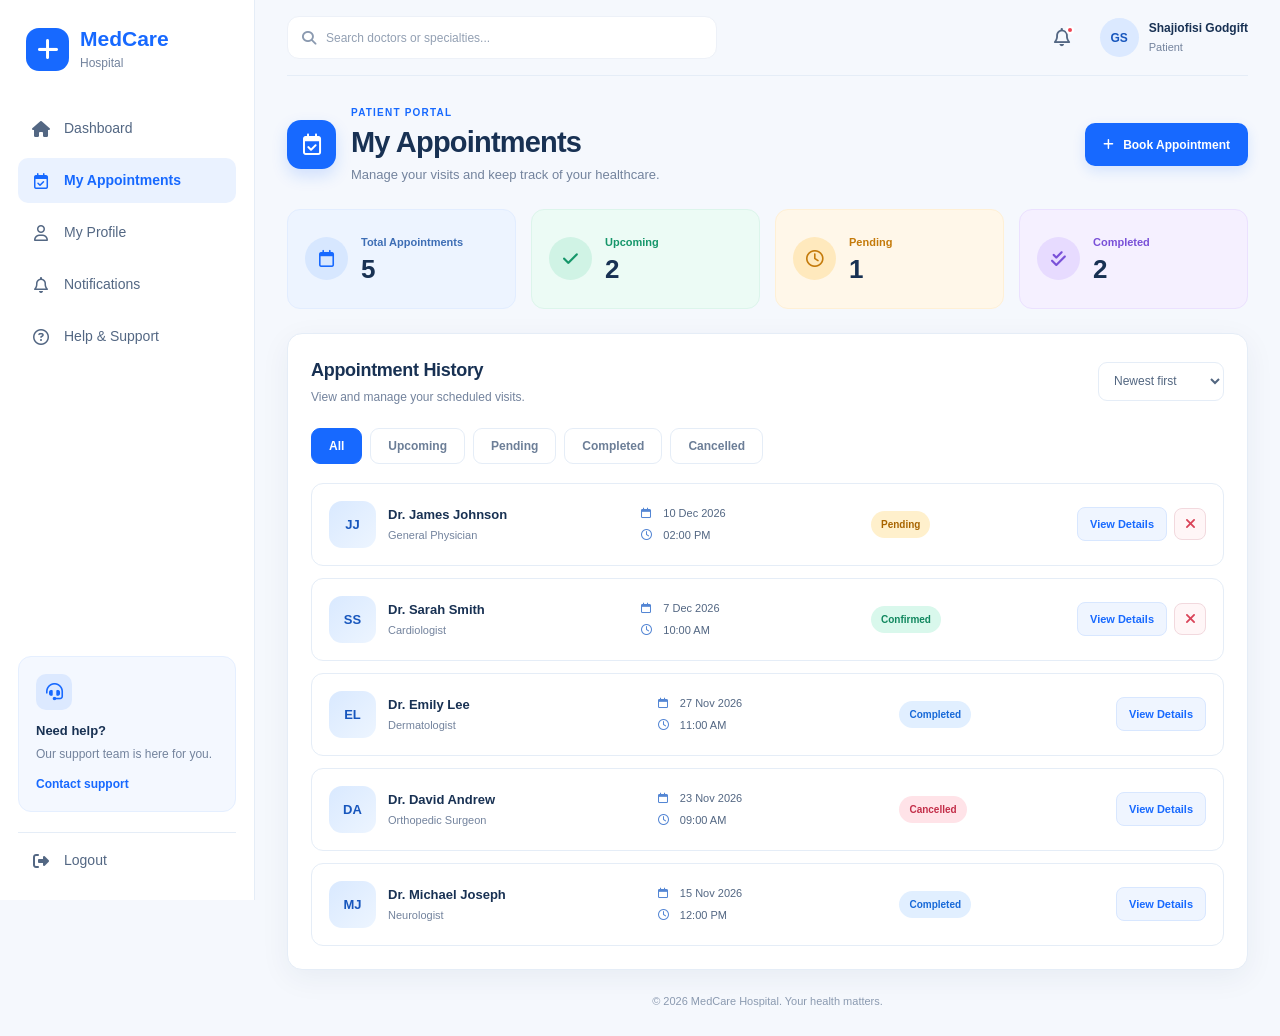
<file: appointments.html>
<!DOCTYPE html>
<html lang="en">
<head>
  <meta charset="UTF-8">
  <meta name="viewport" content="width=device-width, initial-scale=1.0">
  <title>My Appointments | MedCare Hospital</title>

  <link
    rel="stylesheet"
    href="https://cdnjs.cloudflare.com/ajax/libs/font-awesome/6.6.0/css/all.min.css"
  >
  <link rel="stylesheet" href="CSS/appointments.css">
  <script src="javascript/appointments.js" defer></script>
</head>

<body>
  <div class="app-layout">

    <!-- Mobile overlay -->
    <div class="menu-overlay" id="menuOverlay"></div>

    <!-- SIDEBAR -->
    <aside class="sidebar" id="sidebar">
      <a href="dashboard.html" class="brand">
        <span class="brand-icon">
          <i class="fa-solid fa-plus"></i>
        </span>

        <span>
          <strong>MedCare</strong>
          <small>Hospital</small>
        </span>
      </a>

      <nav class="sidebar-nav" aria-label="Main navigation">
        <a href="dashboard.html" class="nav-link">
          <i class="fa-solid fa-house"></i>
          <span>Dashboard</span>
        </a>

        <a href="appointments.html" class="nav-link active">
          <i class="fa-regular fa-calendar-check"></i>
          <span>My Appointments</span>
        </a>

        <a href="profile.html" class="nav-link">
          <i class="fa-regular fa-user"></i>
          <span>My Profile</span>
        </a>

        <a href="notifications.html" class="nav-link">
          <i class="fa-regular fa-bell"></i>
          <span>Notifications</span>
        </a>

        <a href="support.html" class="nav-link">
          <i class="fa-regular fa-circle-question"></i>
          <span>Help &amp; Support</span>
        </a>
      </nav>

      <div class="sidebar-bottom">
        <div class="help-card">
          <i class="fa-solid fa-headset"></i>
          <strong>Need help?</strong>
          <p>Our support team is here for you.</p>
          <a href="support.html">Contact support</a>
        </div>

        <a href="login.html" class="nav-link logout-link">
          <i class="fa-solid fa-right-from-bracket"></i>
          <span>Logout</span>
        </a>
      </div>
    </aside>

    <!-- MAIN CONTENT -->
    <main class="main-content">

      <!-- TOP BAR -->
      <header class="topbar">
        <button
          class="menu-btn"
          id="menuBtn"
          aria-label="Open navigation menu"
          aria-expanded="false"
          aria-controls="sidebar"
        >
          <i class="fa-solid fa-bars"></i>
        </button>

        <label class="search-box">
          <i class="fa-solid fa-magnifying-glass"></i>
          <input
            type="search"
            id="searchInput"
            placeholder="Search doctors or specialties..."
            aria-label="Search appointments"
          >
        </label>

        <div class="topbar-right">
          <button class="icon-btn" aria-label="Notifications">
            <i class="fa-regular fa-bell"></i>
            <span class="notification-dot"></span>
          </button>

          <div class="user-info">
            <div class="avatar user-avatar">GS</div>
            <div>
              <strong>Shajiofisi Godgift</strong>
              <small>Patient</small>
            </div>
          </div>
        </div>
      </header>

      <!-- PAGE HEADING -->
      <section class="page-heading">
        <div class="heading-copy">
          <div class="heading-icon">
            <i class="fa-regular fa-calendar-check"></i>
          </div>

          <div>
            <p class="eyebrow">PATIENT PORTAL</p>
            <h1>My Appointments</h1>
            <p class="page-description">
              Manage your visits and keep track of your healthcare.
            </p>
          </div>
        </div>

        <button class="btn btn-primary" id="openBookingBtn">
          <i class="fa-solid fa-plus"></i>
          Book Appointment
        </button>
      </section>

      <!-- STATISTICS -->
      <section class="stats-grid" aria-label="Appointment statistics">
        <article class="stat-card stat-blue">
          <div class="stat-icon">
            <i class="fa-regular fa-calendar"></i>
          </div>
          <div>
            <p>Total Appointments</p>
            <h2 id="totalCount">0</h2>
          </div>
        </article>

        <article class="stat-card stat-green">
          <div class="stat-icon">
            <i class="fa-solid fa-check"></i>
          </div>
          <div>
            <p>Upcoming</p>
            <h2 id="upcomingCount">0</h2>
          </div>
        </article>

        <article class="stat-card stat-orange">
          <div class="stat-icon">
            <i class="fa-regular fa-clock"></i>
          </div>
          <div>
            <p>Pending</p>
            <h2 id="pendingCount">0</h2>
          </div>
        </article>

        <article class="stat-card stat-purple">
          <div class="stat-icon">
            <i class="fa-solid fa-check-double"></i>
          </div>
          <div>
            <p>Completed</p>
            <h2 id="completedCount">0</h2>
          </div>
        </article>
      </section>

      <!-- APPOINTMENTS -->
      <section class="appointments-panel">
        <div class="panel-header">
          <div>
            <h2>Appointment History</h2>
            <p>View and manage your scheduled visits.</p>
          </div>

          <label class="sort-control">
            <span class="sr-only">Sort appointments</span>
            <select id="sortSelect">
              <option value="newest">Newest first</option>
              <option value="oldest">Oldest first</option>
            </select>
          </label>
        </div>

        <div class="filter-row" role="group" aria-label="Filter appointments">
          <button class="filter-btn active" data-filter="all">All</button>
          <button class="filter-btn" data-filter="upcoming">Upcoming</button>
          <button class="filter-btn" data-filter="pending">Pending</button>
          <button class="filter-btn" data-filter="completed">Completed</button>
          <button class="filter-btn" data-filter="cancelled">Cancelled</button>
        </div>

        <div class="appointments-list" id="appointmentsList">
          <!-- Appointment cards are created by JavaScript -->
        </div>

        <div class="empty-state" id="emptyState" hidden>
          <i class="fa-regular fa-calendar-xmark"></i>
          <h3>No appointments found</h3>
          <p>Try another filter or book a new appointment.</p>
          <button class="btn btn-primary" id="emptyBookBtn">
            Book an appointment
          </button>
        </div>
      </section>

      <footer class="page-footer">
        <p>&copy; 2026 MedCare Hospital. Your health matters.</p>
      </footer>
    </main>
  </div>

  <!-- BOOKING MODAL -->
  <div
    class="modal"
    id="bookingModal"
    role="dialog"
    aria-modal="true"
    aria-labelledby="modalTitle"
    hidden
  >
    <div class="modal-backdrop" data-close-modal></div>

    <div class="modal-card">
      <div class="modal-header">
        <div>
          <p class="eyebrow">MEDCARE PATIENT PORTAL</p>
          <h2 id="modalTitle">Book an Appointment</h2>
          <p>Choose a doctor and your preferred time.</p>
        </div>

        <button class="close-modal" id="closeBookingBtn" aria-label="Close form">
          <i class="fa-solid fa-xmark"></i>
        </button>
      </div>

      <form id="bookingForm">
        <label class="form-field">
          <span>Doctor</span>
          <select id="doctorSelect" required>
            <option value="">Choose a doctor</option>
            <option value="Dr. Sarah Smith|Cardiologist">Dr. Sarah Smith · Cardiologist</option>
            <option value="Dr. James Johnson|General Physician">Dr. James Johnson · General Physician</option>
            <option value="Dr. Emily Lee|Dermatologist">Dr. Emily Lee · Dermatologist</option>
            <option value="Dr. David Andrew|Orthopedic Surgeon">Dr. David Andrew · Orthopedic Surgeon</option>
            <option value="Dr. Michael Joseph|Neurologist">Dr. Michael Joseph · Neurologist</option>
          </select>
        </label>

        <div class="form-grid">
          <label class="form-field">
            <span>Appointment date</span>
            <input type="date" id="appointmentDate" required>
          </label>

          <label class="form-field">
            <span>Appointment time</span>
            <select id="appointmentTime" required>
              <option value="">Choose a time</option>
              <option value="09:00">09:00 AM</option>
              <option value="10:00">10:00 AM</option>
              <option value="11:00">11:00 AM</option>
              <option value="12:00">12:00 PM</option>
              <option value="14:00">02:00 PM</option>
              <option value="15:00">03:00 PM</option>
            </select>
          </label>
        </div>

        <label class="form-field">
          <span>Reason for visit</span>
          <textarea
            id="appointmentReason"
            rows="3"
            maxlength="300"
            placeholder="Briefly describe your reason for visiting..."
            required
          ></textarea>
        </label>

        <p class="form-note">
          <i class="fa-solid fa-circle-info"></i>
          This demo does not contact a real doctor or reserve a hospital slot.
        </p>

        <div class="form-actions">
          <button type="button" class="btn btn-light" id="cancelBookingBtn">
            Cancel
          </button>
          <button type="submit" class="btn btn-primary">
            <i class="fa-solid fa-calendar-check"></i>
            Confirm Appointment
          </button>
        </div>
      </form>
    </div>
  </div>

  <!-- APPOINTMENT DETAILS MODAL -->
  <div
    class="modal"
    id="detailsModal"
    role="dialog"
    aria-modal="true"
    aria-labelledby="detailsTitle"
    hidden
  >
    <div class="modal-backdrop" data-close-modal></div>

    <div class="modal-card details-card">
      <div class="modal-header">
        <div>
          <p class="eyebrow">APPOINTMENT INFORMATION</p>
          <h2 id="detailsTitle">Appointment Details</h2>
        </div>

        <button class="close-modal" data-close-modal aria-label="Close details">
          <i class="fa-solid fa-xmark"></i>
        </button>
      </div>

      <div id="appointmentDetails"></div>
    </div>
  </div>

  <div class="toast" id="toast" role="status" aria-live="polite"></div>
</body>
</html>
</file>
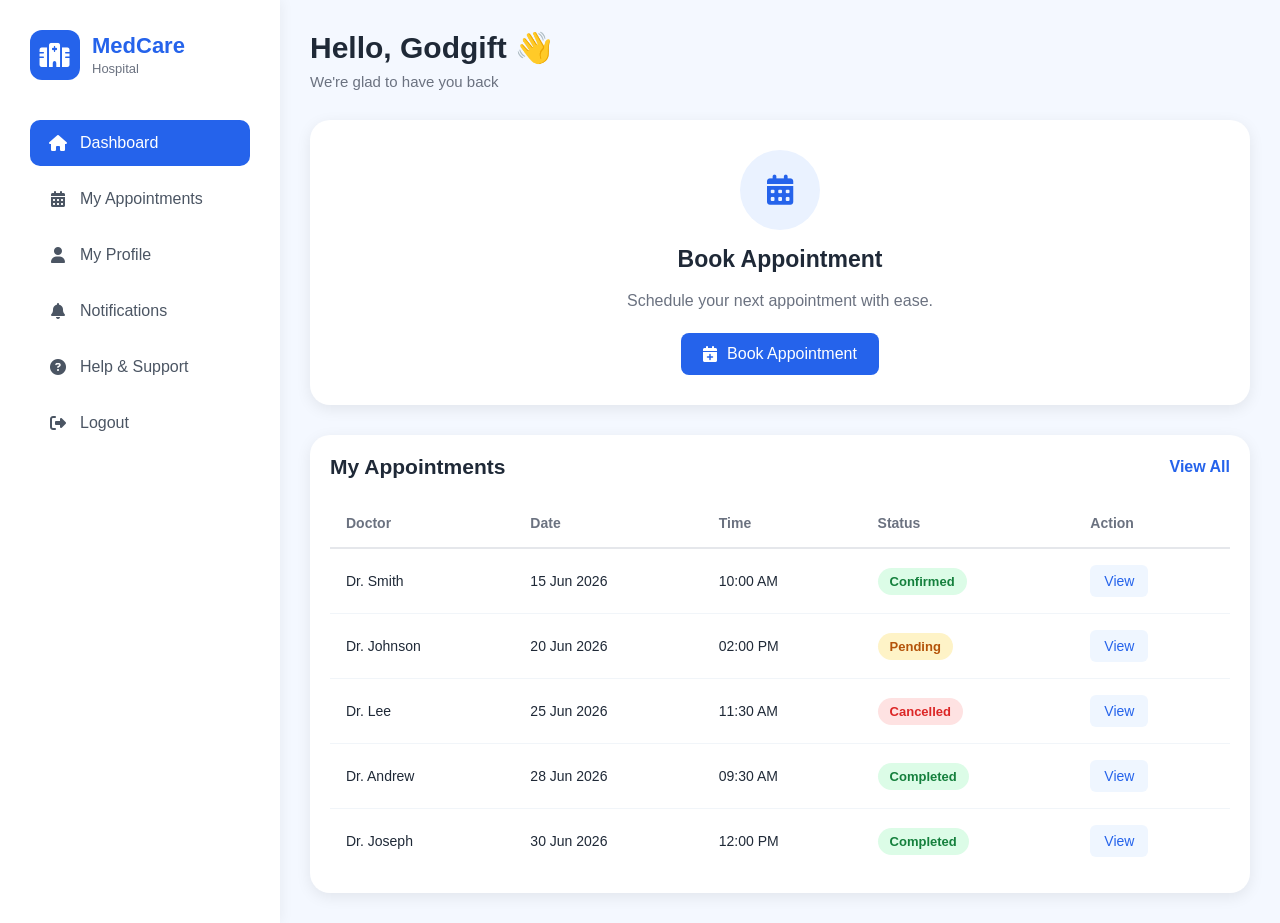
<file: dashboard.html>
<!DOCTYPE html>
<html lang="en">

<head>
    <meta charset="UTF-8">
    <meta name="viewport" content="width=device-width, initial-scale=1.0">

    <title>MedCare | Patient Dashboard</title>

    <!-- Font Awesome icons -->
    <link rel="stylesheet" href="https://cdnjs.cloudflare.com/ajax/libs/font-awesome/6.6.0/css/all.min.css">

    <!-- External CSS -->
    <link rel="stylesheet" href="CSS/dashboard.css">

    <!-- JavaScript -->
    <script src="javascript/dashboard.js" defer></script>
</head>

<body>

    <main class="dashboard">

        <!-- Sidebar -->
        <aside class="sidebar" id="sidebar">

            <div class="logo">
                <i class="fa-solid fa-hospital"></i>

                <div class="logo-text">
                    <h1>MedCare</h1>
                    <span>Hospital</span>
                </div>
            </div>

            <nav class="sidebar-nav" aria-label="Main navigation">
                <ul>
                    <li>
                        <a href="#" class="active" aria-current="page">
                            <i class="fa-solid fa-house"></i>
                            <span>Dashboard</span>
                        </a>
                    </li>

                    <li>
                        <a href="appointments.html">
                            <i class="fa-solid fa-calendar-days"></i>
                            <span>My Appointments</span>
                        </a>
                    </li>

                    <li>
                        <a href="profile.html"> <i class="fa-solid fa-user"></i>
                            <span>My Profile</span>
                        </a>
                    </li>

                    <li>
                        <a href="notification.html">
                            <i class="fa-solid fa-bell"></i>
                            <span>Notifications</span>
                        </a>
                    </li>

                    <li>
                        <a href="#support">
                            <i class="fa-solid fa-circle-question"></i>
                            <span>Help &amp; Support</span>
                        </a>
                    </li>

                    <li>
                        <a href="login.html">
                            <i class="fa-solid fa-right-from-bracket"></i>
                            <span>Logout</span>
                        </a>
                    </li>
                </ul>
            </nav>

        </aside>

        <!-- Mobile overlay -->
        <div class="menu-overlay" id="menuOverlay"></div>

        <!-- Main content -->
        <section class="main-content">

            <!-- Header -->
            <header class="header">

                <button class="menu-btn" id="menuBtn" type="button" aria-label="Open navigation menu"
                    aria-controls="sidebar" aria-expanded="false">
                    <i class="fa-solid fa-bars"></i>
                </button>

                <div class="header-text">
                    <h1>Hello, Godgift 👋</h1>
                    <p>We're glad to have you back</p>
                </div>

            </header>

            <!-- Appointment CTA -->
            <section class="appointment-cta">

                <div class="cta-content">

                    <div class="cta-icon">
                        <i class="fa-solid fa-calendar-days"></i>
                    </div>

                    <h2>Book Appointment</h2>

                    <p>
                        Schedule your next appointment with ease.
                    </p>

                </div>

                <button class="btn" type="button" onclick="window.location.href='appointments.html'">
                    <i class="fa-solid fa-calendar-plus"></i>
                    Book Appointment
                </button>
            </section>

            <!-- Appointments card -->
            <section class="appointments-card" id="appointments">

                <div class="card-header">
                    <h2>My Appointments</h2>
                    <a href="appointments.html">View All</a>
                </div>

                <div class="table-wrapper">

                    <table>
                        <thead>
                            <tr>
                                <th scope="col">Doctor</th>
                                <th scope="col">Date</th>
                                <th scope="col">Time</th>
                                <th scope="col">Status</th>
                                <th scope="col">Action</th>
                            </tr>
                        </thead>

                        <tbody>
                            <tr>
                                <td>Dr. Smith</td>
                                <td>15 Jun 2026</td>
                                <td>10:00 AM</td>
                                <td>
                                    <span class="status confirmed">
                                        Confirmed
                                    </span>
                                </td>
                                <td>
                                    <button class="btn-small" type="button">
                                        View
                                    </button>
                                </td>
                            </tr>

                            <tr>
                                <td>Dr. Johnson</td>
                                <td>20 Jun 2026</td>
                                <td>02:00 PM</td>
                                <td>
                                    <span class="status pending">
                                        Pending
                                    </span>
                                </td>
                                <td>
                                    <button class="btn-small" type="button">
                                        View
                                    </button>
                                </td>
                            </tr>

                            <tr>
                                <td>Dr. Lee</td>
                                <td>25 Jun 2026</td>
                                <td>11:30 AM</td>
                                <td>
                                    <span class="status cancelled">
                                        Cancelled
                                    </span>
                                </td>
                                <td>
                                    <button class="btn-small" type="button">
                                        View
                                    </button>
                                </td>
                            </tr>

                            <tr>
                                <td>Dr. Andrew</td>
                                <td>28 Jun 2026</td>
                                <td>09:30 AM</td>
                                <td>
                                    <span class="status completed">
                                        Completed
                                    </span>
                                </td>
                                <td>
                                    <button class="btn-small" type="button">
                                        View
                                    </button>
                                </td>
                            </tr>

                            <tr>
                                <td>Dr. Joseph</td>
                                <td>30 Jun 2026</td>
                                <td>12:00 PM</td>
                                <td>
                                    <span class="status completed">
                                        Completed
                                    </span>
                                </td>
                                <td>
                                    <button class="btn-small" type="button">
                                        View
                                    </button>
                                </td>
                            </tr>
                        </tbody>
                    </table>

                </div>

            </section>

        </section>

    </main>

</body>

</html>
</file>
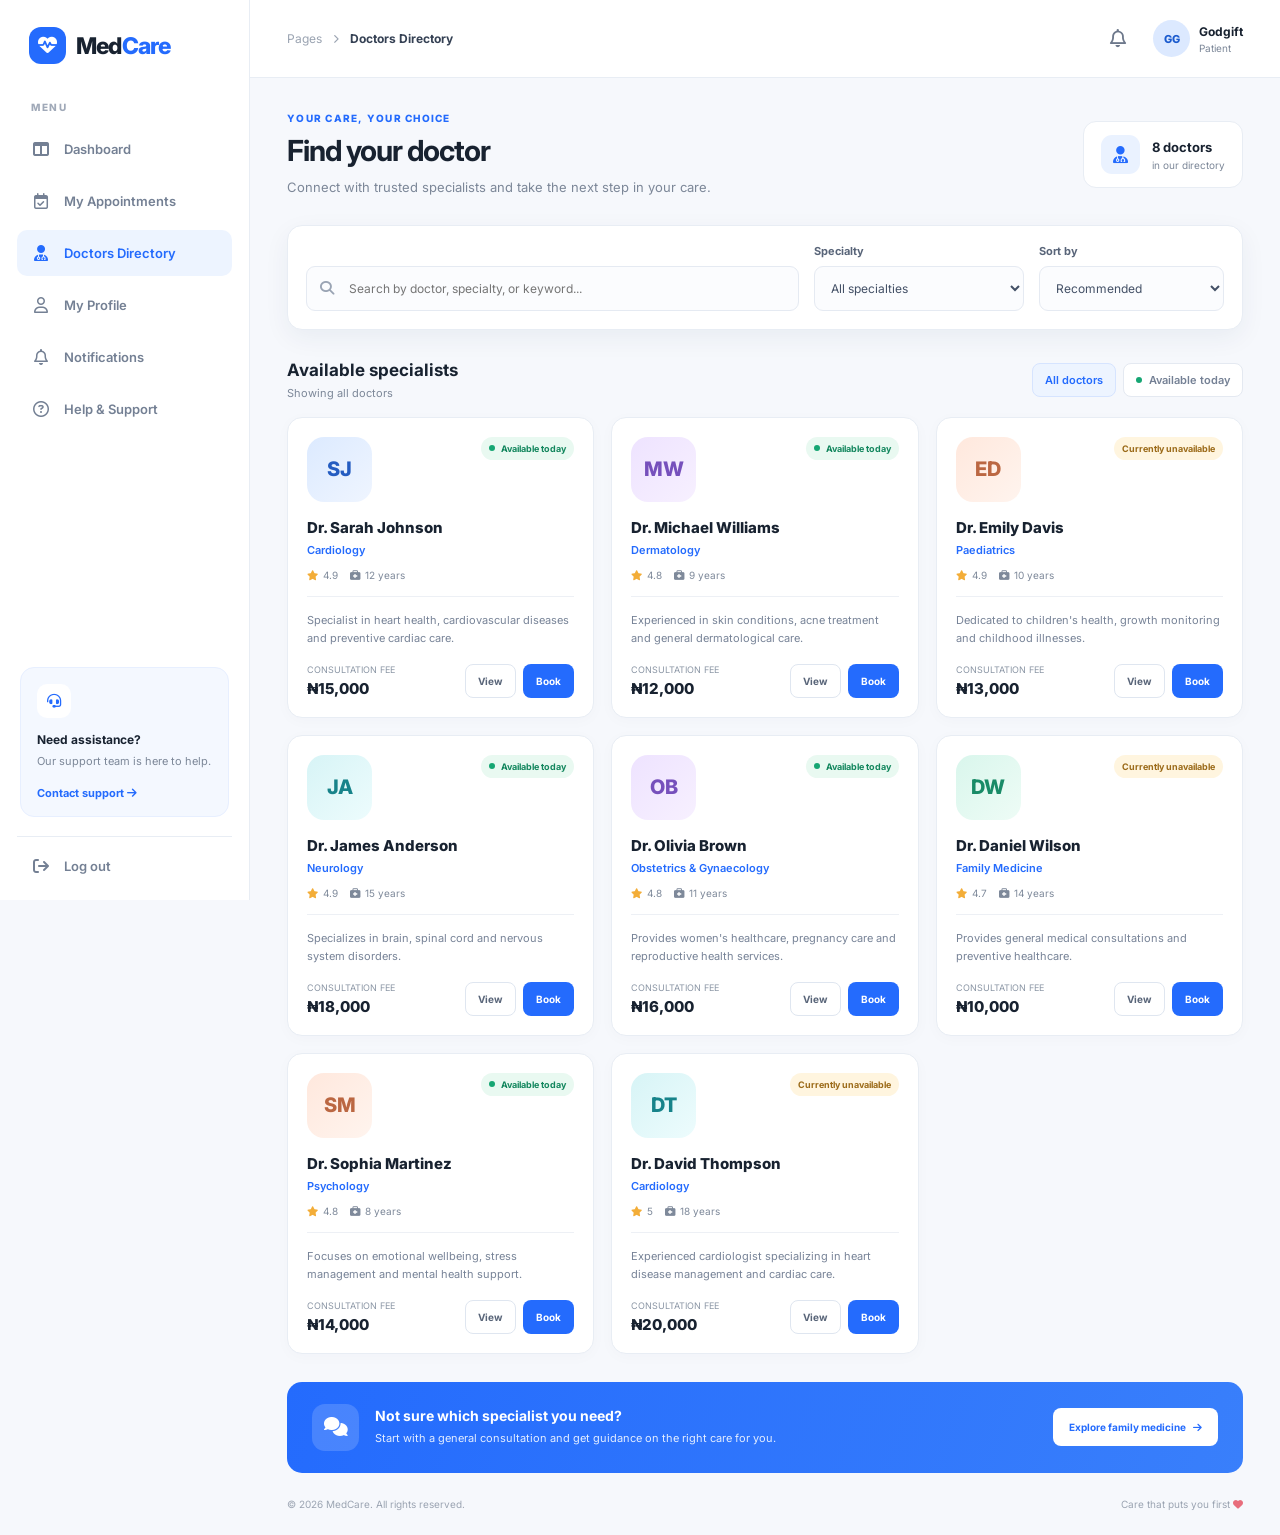
<file: doctor.html>
<!DOCTYPE html>
<html lang="en">
<head>
    <meta charset="UTF-8">
    <meta name="viewport" content="width=device-width, initial-scale=1.0">
    <title>Doctors Directory | MedCare</title>

    <link rel="stylesheet" href="CSS/doctor.css">

    <link rel="preconnect" href="https://fonts.googleapis.com">
    <link rel="preconnect" href="https://fonts.gstatic.com" crossorigin>

    <link href="https://fonts.googleapis.com/css2?family=Inter:wght@400;500;600;700;800&display=swap" rel="stylesheet">

    <link rel="stylesheet" href="https://cdnjs.cloudflare.com/ajax/libs/font-awesome/6.6.0/css/all.min.css">
</head>

<body>

<div class="app-shell">

    <!-- SIDEBAR -->
    <aside class="sidebar" id="sidebar">

        <a href="dashboard.html" class="brand">
            <span class="brand-mark">
                <i class="fa-solid fa-heart-pulse"></i>
            </span>
            <span>Med<span>Care</span></span>
        </a>

        <div class="sidebar-label">MENU</div>

        <nav class="nav-list">
            <a href="dashboard.html" class="nav-link">
                <i class="fa-solid fa-table-columns"></i>
                <span>Dashboard</span>
            </a>

            <a href="appointments.html" class="nav-link">
                <i class="fa-regular fa-calendar-check"></i>
                <span>My Appointments</span>
            </a>

            <a href="doctors.html" class="nav-link active">
                <i class="fa-solid fa-user-doctor"></i>
                <span>Doctors Directory</span>
            </a>

            <a href="profile.html" class="nav-link">
                <i class="fa-regular fa-user"></i>
                <span>My Profile</span>
            </a>

            <a href="notifications.html" class="nav-link">
                <i class="fa-regular fa-bell"></i>
                <span>Notifications</span>
            </a>

            <a href="support.html" class="nav-link">
                <i class="fa-regular fa-circle-question"></i>
                <span>Help & Support</span>
            </a>
        </nav>

        <div class="sidebar-bottom">

            <div class="help-card">
                <span class="help-icon">
                    <i class="fa-solid fa-headset"></i>
                </span>

                <strong>Need assistance?</strong>

                <p>Our support team is here to help.</p>

                <a href="support.html">
                    Contact support
                    <i class="fa-solid fa-arrow-right"></i>
                </a>
            </div>

            <a href="login.html" class="nav-link logout-link">
                <i class="fa-solid fa-arrow-right-from-bracket"></i>
                <span>Log out</span>
            </a>

        </div>

    </aside>

    <div class="sidebar-overlay" id="sidebarOverlay"></div>

    <!-- MAIN CONTENT -->
    <main class="main-content">

        <header class="topbar">

            <button class="menu-toggle" id="menuToggle">
                <i class="fa-solid fa-bars"></i>
            </button>

            <div class="breadcrumb">
                <span>Pages</span>
                <i class="fa-solid fa-chevron-right"></i>
                <strong>Doctors Directory</strong>
            </div>

            <div class="topbar-actions">

                <button class="icon-button" onclick="window.location.href='notifications.html'">
                    <i class="fa-regular fa-bell"></i>
                </button>

                <a href="profile.html" class="user-mini">
                    <span class="mini-avatar">GG</span>

                    <span class="user-mini-copy">
                        <strong>Godgift</strong>
                        <small>Patient</small>
                    </span>
                </a>

            </div>

        </header>

        <section class="page-content">

            <!-- PAGE INTRODUCTION -->
            <div class="welcome-row">

                <div>
                    <p class="eyebrow">YOUR CARE, YOUR CHOICE</p>

                    <h1>Find your doctor</h1>

                    <p class="page-subtitle">
                        Connect with trusted specialists and take the next step in your care.
                    </p>
                </div>

                <div class="doctor-count">
                    <span class="count-icon">
                        <i class="fa-solid fa-user-doctor"></i>
                    </span>

                    <span>
                        <strong id="doctorCount">8 doctors</strong>
                        <small>in our directory</small>
                    </span>
                </div>

            </div>

            <!-- SEARCH AND FILTERS -->
            <section class="search-panel">

                <div class="search-field">
                    <i class="fa-solid fa-magnifying-glass"></i>

                    <input
                        type="search"
                        id="searchInput"
                        placeholder="Search by doctor, specialty, or keyword..."
                    >

                    <button id="clearSearch" hidden>
                        <i class="fa-solid fa-xmark"></i>
                    </button>
                </div>

                <div class="filter-field">
                    <label for="specialtyFilter">Specialty</label>

                    <select id="specialtyFilter">
                        <option value="all">All specialties</option>
                        <option value="Cardiology">Cardiology</option>
                        <option value="Dermatology">Dermatology</option>
                        <option value="Family Medicine">Family Medicine</option>
                        <option value="Neurology">Neurology</option>
                        <option value="Obstetrics & Gynaecology">Obstetrics & Gynaecology</option>
                        <option value="Paediatrics">Paediatrics</option>
                        <option value="Psychology">Psychology</option>
                    </select>
                </div>

                <div class="filter-field">
                    <label for="sortFilter">Sort by</label>

                    <select id="sortFilter">
                        <option value="recommended">Recommended</option>
                        <option value="rating">Highest rated</option>
                        <option value="experience">Most experienced</option>
                        <option value="fee-low">Lowest fee</option>
                    </select>
                </div>

            </section>

            <!-- RESULTS -->
            <div class="results-toolbar">

                <div>
                    <h2>Available specialists</h2>
                    <p id="resultsText">Showing all doctors</p>
                </div>

                <div class="availability-filter">

                    <button class="chip active" data-availability="all">
                        All doctors
                    </button>

                    <button class="chip" data-availability="today">
                        <span class="available-dot"></span>
                        Available today
                    </button>

                </div>

            </div>

            <!-- DOCTOR CARDS WILL APPEAR HERE -->
            <div class="doctor-grid" id="doctorGrid"></div>

            <!-- BOTTOM BANNER -->
            <section class="bottom-banner">

                <div class="banner-icon">
                    <i class="fa-solid fa-comments"></i>
                </div>

                <div>
                    <h3>Not sure which specialist you need?</h3>

                    <p>
                        Start with a general consultation and get guidance on the right care for you.
                    </p>
                </div>

                <button class="btn btn-light" id="generalConsultationBtn">
                    Explore family medicine
                    <i class="fa-solid fa-arrow-right"></i>
                </button>

            </section>

            <footer class="page-footer">
                <span>© 2026 MedCare. All rights reserved.</span>

                <span>
                    Care that puts you first
                    <i class="fa-solid fa-heart"></i>
                </span>
            </footer>

        </section>

    </main>

</div>

<!-- DOCTOR DETAILS MODAL -->
<div class="modal-backdrop" id="doctorModal">

    <section class="modal">

        <button class="modal-close" data-close-modal>
            <i class="fa-solid fa-xmark"></i>
        </button>

        <div id="doctorModalContent"></div>

    </section>

</div>

<!-- BOOKING MODAL -->
<div class="modal-backdrop" id="bookingModal">

    <section class="modal booking-modal">

        <button class="modal-close" data-close-modal>
            <i class="fa-solid fa-xmark"></i>
        </button>

        <div class="modal-heading-icon">
            <i class="fa-regular fa-calendar-check"></i>
        </div>

        <p class="eyebrow">APPOINTMENT REQUEST</p>

        <h2>Book a consultation</h2>

        <p class="modal-subtitle" id="bookingDoctorName"></p>

        <form id="bookingForm">

            <input type="hidden" id="bookingDoctorId">

            <div class="form-row">

                <div class="form-group">
                    <label for="patientName">Your full name</label>
                    <input type="text" id="patientName" required>
                </div>

                <div class="form-group">
                    <label for="patientEmail">Email address</label>
                    <input type="email" id="patientEmail" required>
                </div>

            </div>

            <div class="form-row">

                <div class="form-group">
                    <label for="appointmentDate">Preferred date</label>
                    <input type="date" id="appointmentDate" required>
                </div>

                <div class="form-group">
                    <label for="appointmentTime">Preferred time</label>

                    <select id="appointmentTime" required>
                        <option value="">Select a time</option>
                        <option>09:00 AM</option>
                        <option>10:00 AM</option>
                        <option>11:30 AM</option>
                        <option>01:00 PM</option>
                        <option>02:30 PM</option>
                        <option>04:00 PM</option>
                    </select>
                </div>

            </div>

            <div class="form-group">
                <label for="visitReason">Reason for visit (optional)</label>
                <textarea id="visitReason" rows="3"></textarea>
            </div>

            <div class="demo-notice">
                <i class="fa-solid fa-circle-info"></i>

                <span>
                    This is a demo form. It saves your request in this browser only.
                    It does not confirm a real hospital appointment.
                </span>
            </div>

            <div class="modal-actions">

                <button type="button" class="btn btn-outline" data-close-modal>
                    Cancel
                </button>

                <button type="submit" class="btn btn-primary">
                    Submit request
                </button>

            </div>

        </form>

    </section>

</div>

<!-- TOAST MESSAGE -->
<div class="toast" id="toast">
    <i class="fa-solid fa-circle-check"></i>
    <span id="toastMessage"></span>
</div>

<script src="javascript/doctor.js" defer></script>

</body>
</html>
</file>
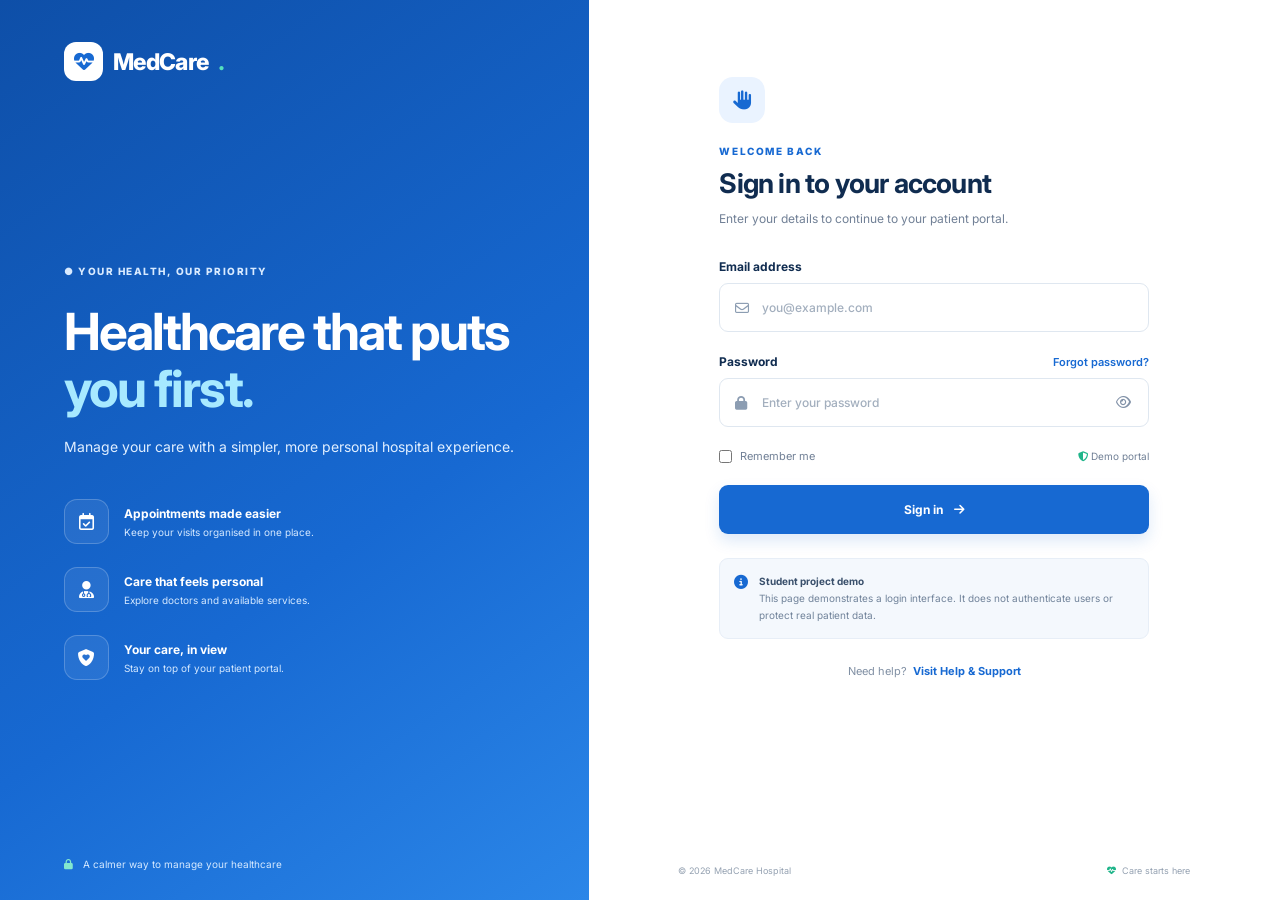
<file: login.html>
<!doctype html>
<html lang="en">

<head>
    <meta charset="utf-8">
    <meta name="viewport" content="width=device-width,initial-scale=1">
    <title>Sign In | MedCare Hospital</title>
    <link rel="preconnect" href="https://fonts.googleapis.com">
    <link href="https://fonts.googleapis.com/css2?family=Inter:wght@400;500;600;700;800&display=swap" rel="stylesheet">
    <link rel="stylesheet" href="https://cdnjs.cloudflare.com/ajax/libs/font-awesome/6.6.0/css/all.min.css">
    <link rel="stylesheet" href="CSS/login.css">
</head>

<body>
    <main class="layout">
        <section class="welcome">
            <a class="brand light" href="login.html">
                <span class="logo"><i class="fa-solid fa-heart-pulse"></i></span>MedCare<span class="dot">.</span></a>
            <div class="welcome-copy"><span class="eyebrow">● YOUR HEALTH, OUR PRIORITY</span>
                <h1>Healthcare that puts <span>you first.</span></h1>
                <p>Manage your care with a simpler, more personal hospital experience.</p>
                <div class="benefits">
                    <div><i class="fa-regular fa-calendar-check"></i>
                        <section><b>Appointments made easier</b><small>Keep your visits organised in one place.</small>
                        </section>
                    </div>
                    <div><i class="fa-solid fa-user-doctor"></i>
                        <section><b>Care that feels personal</b><small>Explore doctors and available services.</small>
                        </section>
                    </div>
                    <div><i class="fa-solid fa-shield-heart"></i>
                        <section><b>Your care, in view</b><small>Stay on top of your patient portal.</small></section>
                    </div>
                </div>
            </div><small class="panel-foot"><i class="fa-solid fa-lock"></i> A calmer way to manage your
                healthcare</small>
        </section>
        <section class="form-panel"><a class="brand mobile-brand" href="login.html"><span class="logo"><i
                        class="fa-solid fa-heart-pulse"></i></span>MedCare<span class="dot">.</span></a>
            <div class="form-wrap">
                <div class="heading"><span class="heading-icon"><i class="fa-solid fa-hand"></i></span>
                    <p class="overline">WELCOME BACK</p>
                    <h2>Sign in to your account</h2>
                    <p class="muted">Enter your details to continue to your patient portal.</p>
                </div>
                <form id="loginForm" novalidate>
                    <div class="field"><label for="email">Email address</label>
                        <div class="input-wrap"><i class="fa-regular fa-envelope input-icon"></i><input id="email"
                                type="email" placeholder="you@example.com" autocomplete="email"><small class="error"
                                id="emailError"></small></div>
                    </div>
                    <div class="field">
                        <div class="label-row"><label for="password">Password</label><a href="#"
                                id="forgotPassword">Forgot password?</a></div>
                        <div class="input-wrap"><i class="fa-solid fa-lock input-icon"></i><input id="password"
                                type="password" placeholder="Enter your password"
                                autocomplete="current-password"><button type="button" id="togglePassword"
                                aria-label="Show password"><i class="fa-regular fa-eye"></i></button><small
                                class="error" id="passwordError"></small></div>
                    </div>
                    <div class="options"><label class="remember"><input id="rememberMe" type="checkbox"> Remember
                            me</label><span><i class="fa-solid fa-shield-halved"></i> Demo portal</span></div>
                    <div id="formNotice" class="notice" role="status" aria-live="polite"></div><button class="submit"
                        id="submitBtn" type="submit">Sign in <i class="fa-solid fa-arrow-right"></i></button>
                </form>
                <div class="demo-note"><i class="fa-solid fa-circle-info"></i>
                    <p><b>Student project demo</b><br>This page demonstrates a login interface. It does not authenticate
                        users or protect real patient data.</p>
                </div>
                <p class="contact">Need help? <a href="support.html">Visit Help &amp; Support</a></p>
            </div>
            <footer><span>© 2026 MedCare Hospital</span><span><i class="fa-solid fa-heart-pulse"></i> Care starts
                    here</span></footer>
        </section>
    </main>
    <script src="javascript/login.js"></script>
</body>

</html>
</file>
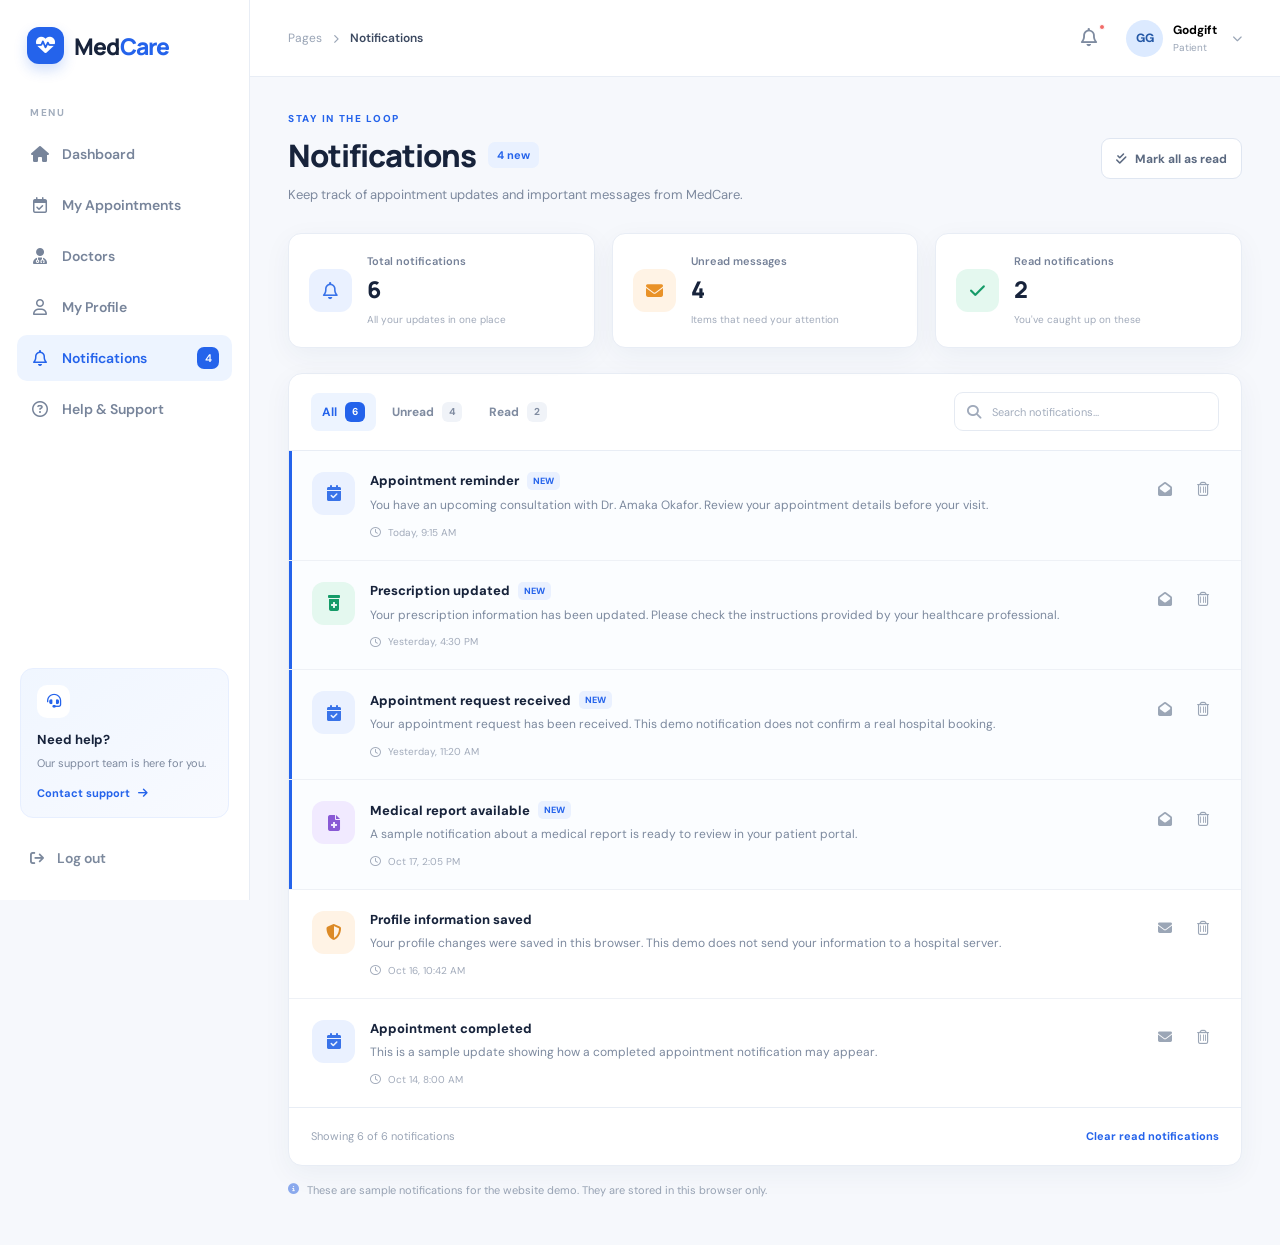
<file: notification.html>
<!DOCTYPE html>
<html lang="en">
<head>
  <meta charset="UTF-8">
  <meta name="viewport" content="width=device-width, initial-scale=1.0">
  <title>Notifications | MedCare</title>
  <link rel="stylesheet" href="CSS/notification.css">
  <link rel="stylesheet" href="https://cdnjs.cloudflare.com/ajax/libs/font-awesome/6.6.0/css/all.min.css">
</head>
<body>
  <div class="app-shell">
    <aside class="sidebar" id="sidebar">
      <a class="brand" href="dashboard.html" aria-label="MedCare home">
        <span class="brand-mark"><i class="fa-solid fa-heart-pulse"></i></span>
        <span>Med<span>Care</span></span>
      </a>

      <div class="nav-label">MENU</div>
      <nav class="nav-menu" aria-label="Main navigation">
        <a class="nav-link" href="dashboard.html"><i class="fa-solid fa-house"></i><span>Dashboard</span></a>
        <a class="nav-link" href="appointments.html"><i class="fa-regular fa-calendar-check"></i><span>My Appointments</span></a>
        <a class="nav-link" href="doctor.html"><i class="fa-solid fa-user-doctor"></i><span>Doctors</span></a>
        <a class="nav-link" href="profile.html"><i class="fa-regular fa-user"></i><span>My Profile</span></a>
        <a class="nav-link active" href="notifications.html" aria-current="page"><i class="fa-regular fa-bell"></i><span>Notifications</span><span class="nav-count" id="sidebarUnread">4</span></a>
        <a class="nav-link" href="support.html"><i class="fa-regular fa-circle-question"></i><span>Help & Support</span></a>
      </nav>

      <div class="sidebar-bottom">
        <div class="help-card">
          <div class="help-icon"><i class="fa-solid fa-headset"></i></div>
          <strong>Need help?</strong>
          <p>Our support team is here for you.</p>
          <a href="support.html">Contact support <i class="fa-solid fa-arrow-right"></i></a>
        </div>
        <button class="logout-link" type="button" id="logoutButton"><i class="fa-solid fa-arrow-right-from-bracket"></i><span>Log out</span></button>
      </div>
    </aside>

    <div class="sidebar-overlay" id="sidebarOverlay"></div>

    <main class="main-area">
      <header class="topbar">
        <button class="icon-button menu-toggle" id="menuToggle" aria-label="Open navigation" aria-expanded="false"><i class="fa-solid fa-bars"></i></button>
        <div class="breadcrumb"><span>Pages</span><i class="fa-solid fa-chevron-right"></i><strong>Notifications</strong></div>
        <div class="topbar-actions">
          <button class="top-icon active-bell" type="button" aria-label="Notifications"><i class="fa-regular fa-bell"></i><span class="top-dot"></span></button>
          <button class="user-menu" type="button" id="profileButton">
            <span class="user-avatar">GG</span>
            <span class="user-copy"><strong>Godgift</strong><small>Patient</small></span>
            <i class="fa-solid fa-chevron-down"></i>
          </button>
        </div>
      </header>

      <div class="page-content">
        <section class="page-heading">
          <div>
            <p class="eyebrow">STAY IN THE LOOP</p>
            <h1>Notifications <span class="heading-count" id="headingUnread">4 new</span></h1>
            <p class="subtitle">Keep track of appointment updates and important messages from MedCare.</p>
          </div>
          <button class="button button-outline" id="markAllRead"><i class="fa-solid fa-check-double"></i> Mark all as read</button>
        </section>

        <section class="summary-grid" aria-label="Notification summary">
          <article class="summary-card">
            <div class="summary-icon blue"><i class="fa-regular fa-bell"></i></div>
            <div><p>Total notifications</p><strong id="totalCount">6</strong><span>All your updates in one place</span></div>
          </article>
          <article class="summary-card">
            <div class="summary-icon orange"><i class="fa-solid fa-envelope"></i></div>
            <div><p>Unread messages</p><strong id="unreadCount">4</strong><span>Items that need your attention</span></div>
          </article>
          <article class="summary-card">
            <div class="summary-icon green"><i class="fa-solid fa-check"></i></div>
            <div><p>Read notifications</p><strong id="readCount">2</strong><span>You've caught up on these</span></div>
          </article>
        </section>

        <section class="notification-panel">
          <div class="panel-toolbar">
            <div class="filter-tabs" role="group" aria-label="Filter notifications">
              <button class="filter-tab active" data-filter="all" type="button">All <span id="allTabCount">6</span></button>
              <button class="filter-tab" data-filter="unread" type="button">Unread <span id="unreadTabCount">4</span></button>
              <button class="filter-tab" data-filter="read" type="button">Read <span id="readTabCount">2</span></button>
            </div>
            <label class="search-box"><i class="fa-solid fa-magnifying-glass"></i><input id="notificationSearch" type="search" placeholder="Search notifications..." aria-label="Search notifications"></label>
          </div>

          <div class="notification-list" id="notificationList" aria-live="polite"></div>
          <div class="empty-state hidden" id="emptyState">
            <div class="empty-icon"><i class="fa-regular fa-bell-slash"></i></div>
            <h3>No notifications found</h3>
            <p>Try another filter or search term.</p>
            <button class="button button-outline" id="resetFilters">Clear filters</button>
          </div>
          <div class="panel-footer"><span id="resultsSummary">Showing 6 notifications</span><button class="text-button" id="clearRead">Clear read notifications</button></div>
        </section>
        <p class="demo-note"><i class="fa-solid fa-circle-info"></i> These are sample notifications for the website demo. They are stored in this browser only.</p>
      </div>
    </main>
  </div>

  <div class="toast" id="toast" role="status" aria-live="polite"><i class="fa-solid fa-circle-check"></i><span id="toastMessage">Updated successfully</span></div>

  <div class="confirm-backdrop hidden" id="confirmBackdrop">
    <section class="confirm-modal" role="dialog" aria-modal="true" aria-labelledby="confirmTitle">
      <div class="confirm-icon"><i class="fa-regular fa-trash-can"></i></div>
      <h2 id="confirmTitle">Clear read notifications?</h2>
      <p id="confirmText">This will remove all notifications you've already read from this browser.</p>
      <div class="modal-actions"><button class="button button-outline" id="cancelConfirm">Cancel</button><button class="button button-danger" id="confirmAction">Clear notifications</button></div>
    </section>
  </div>

  <script src="javascript/notification.js"></script>
</body>
</html>
</file>
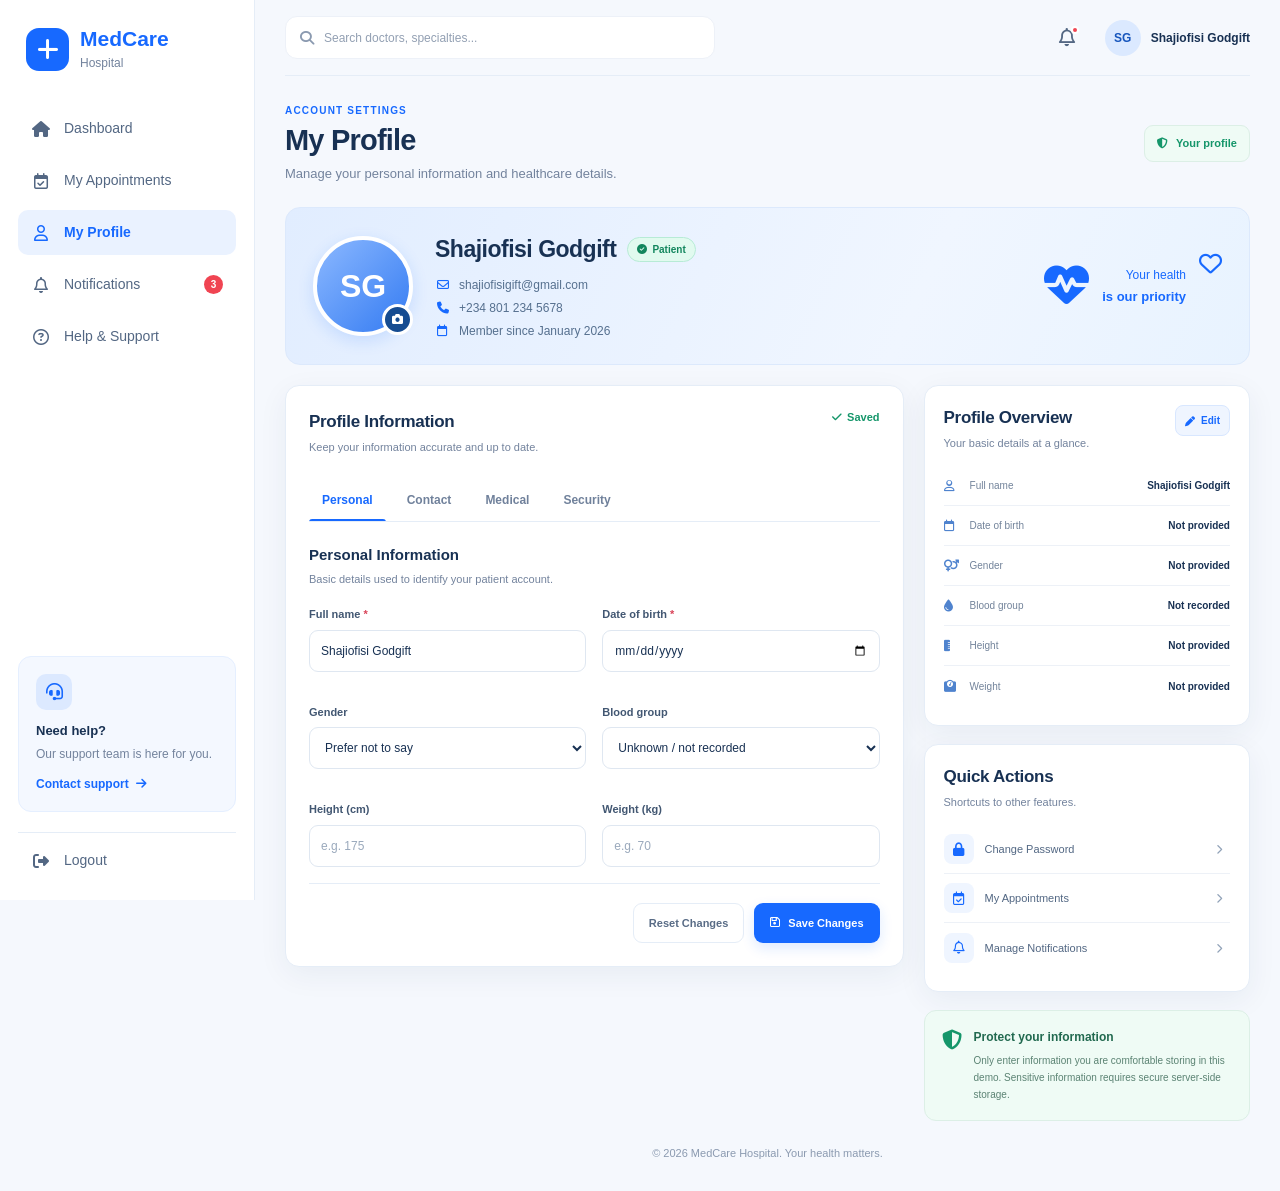
<file: profile.html>
<!DOCTYPE html>
<html lang="en">
<head>
  <meta charset="UTF-8">
  <meta name="viewport" content="width=device-width, initial-scale=1.0">
  <title>My Profile | MedCare Hospital</title>

  <link
    rel="stylesheet"
    href="https://cdnjs.cloudflare.com/ajax/libs/font-awesome/6.6.0/css/all.min.css"
  >
  <link rel="stylesheet" href="CSS/profile.css">
  <script src="javascript/profile.js" defer></script>
</head>

<body>
  <div class="app-layout">

    <div class="menu-overlay" id="menuOverlay"></div>

    <!-- SIDEBAR -->
    <aside class="sidebar" id="sidebar">
      <a href="dashboard.html" class="brand">
        <span class="brand-icon">
          <i class="fa-solid fa-plus"></i>
        </span>
        <span>
          <strong>MedCare</strong>
          <small>Hospital</small>
        </span>
      </a>

      <nav class="sidebar-nav" aria-label="Main navigation">
        <a href="dashboard.html" class="nav-link">
          <i class="fa-solid fa-house"></i>
          <span>Dashboard</span>
        </a>

        <a href="appointments.html" class="nav-link">
          <i class="fa-regular fa-calendar-check"></i>
          <span>My Appointments</span>
        </a>

        <a href="profile.html" class="nav-link active" aria-current="page">
          <i class="fa-regular fa-user"></i>
          <span>My Profile</span>
        </a>

        <a href="notifications.html" class="nav-link">
          <i class="fa-regular fa-bell"></i>
          <span>Notifications</span>
          <span class="nav-badge">3</span>
        </a>

        <a href="support.html" class="nav-link">
          <i class="fa-regular fa-circle-question"></i>
          <span>Help &amp; Support</span>
        </a>
      </nav>

      <div class="sidebar-bottom">
        <div class="help-card">
          <i class="fa-solid fa-headset"></i>
          <strong>Need help?</strong>
          <p>Our support team is here for you.</p>
          <a href="support.html">Contact support <i class="fa-solid fa-arrow-right"></i></a>
        </div>

        <a href="login.html" class="nav-link logout-link">
          <i class="fa-solid fa-right-from-bracket"></i>
          <span>Logout</span>
        </a>
      </div>
    </aside>

    <!-- MAIN CONTENT -->
    <main class="main-content">

      <!-- TOPBAR -->
      <header class="topbar">
        <button
          class="menu-btn"
          id="menuBtn"
          aria-label="Open navigation menu"
          aria-expanded="false"
          aria-controls="sidebar"
        >
          <i class="fa-solid fa-bars"></i>
        </button>

        <label class="search-box">
          <i class="fa-solid fa-magnifying-glass"></i>
          <input
            type="search"
            id="searchInput"
            placeholder="Search doctors, specialties..."
            aria-label="Search"
          >
        </label>

        <div class="topbar-right">
          <a class="icon-btn" href="notifications.html" aria-label="Notifications">
            <i class="fa-regular fa-bell"></i>
            <span class="notification-dot"></span>
          </a>

          <div class="user-info">
            <div class="avatar" id="headerAvatar">SG</div>
            <span id="headerName">Shajiofisi Godgift</span>
          </div>
        </div>
      </header>

      <!-- PAGE HEADING -->
      <section class="page-heading">
        <div>
          <p class="eyebrow">ACCOUNT SETTINGS</p>
          <h1>My Profile</h1>
          <p class="page-description">
            Manage your personal information and healthcare details.
          </p>
        </div>

        <span class="secure-label">
          <i class="fa-solid fa-shield-halved"></i>
          Your profile
        </span>
      </section>

      <!-- PROFILE BANNER -->
      <section class="profile-banner">
        <div class="profile-identity">
          <div class="profile-photo-wrap">
            <div class="profile-avatar" id="profileAvatar">GS</div>

            <label class="photo-upload" for="photoInput" title="Change profile photo">
              <i class="fa-solid fa-camera"></i>
            </label>
            <input type="file" id="photoInput" accept="image/*" hidden>
          </div>

          <div class="identity-details">
            <div class="identity-name">
              <h2 id="profileName">Shajiofisi Godgift</h2>
              <span class="patient-badge">
                <i class="fa-solid fa-circle-check"></i>
                Patient
              </span>
            </div>

            <p><i class="fa-regular fa-envelope"></i> <span id="profileEmail">shajiofisigift@gmail.com</span></p>
            <p><i class="fa-solid fa-phone"></i> <span id="profilePhone">+234 801 234 5678</span></p>
            <p><i class="fa-regular fa-calendar"></i> Member since January 2026</p>
          </div>
        </div>

        <div class="banner-message">
          <div class="pulse-icon">
            <i class="fa-solid fa-heart-pulse"></i>
          </div>
          <p>Your health<br><strong>is our priority</strong></p>
          <i class="fa-regular fa-heart heart-icon"></i>
        </div>
      </section>

      <!-- PROFILE GRID -->
      <div class="profile-layout">

        <!-- PROFILE FORM -->
        <section class="profile-card">
          <div class="card-heading">
            <div>
              <h2>Profile Information</h2>
              <p>Keep your information accurate and up to date.</p>
            </div>

            <span class="saved-indicator" id="savedIndicator">
              <i class="fa-solid fa-check"></i> Saved
            </span>
          </div>

          <!-- TABS -->
          <div class="profile-tabs" role="tablist" aria-label="Profile sections">
            <button class="tab-btn active" data-tab="personal" role="tab" aria-selected="true">
              Personal
            </button>
            <button class="tab-btn" data-tab="contact" role="tab" aria-selected="false">
              Contact
            </button>
            <button class="tab-btn" data-tab="medical" role="tab" aria-selected="false">
              Medical
            </button>
            <button class="tab-btn" data-tab="security" role="tab" aria-selected="false">
              Security
            </button>
          </div>

          <form id="profileForm">

            <!-- PERSONAL INFORMATION -->
            <div class="tab-panel" data-panel="personal" role="tabpanel">
              <div class="section-intro">
                <h3>Personal Information</h3>
                <p>Basic details used to identify your patient account.</p>
              </div>

              <div class="form-grid">
                <label class="form-field">
                  <span>Full name <b>*</b></span>
                  <input
                    type="text"
                    id="fullName"
                    name="fullName"
                    autocomplete="name"
                    minlength="2"
                    maxlength="80"
                    required
                  >
                </label>

                <label class="form-field">
                  <span>Date of birth <b>*</b></span>
                  <input
                    type="date"
                    id="dateOfBirth"
                    name="dateOfBirth"
                    autocomplete="bday"
                    required
                  >
                </label>

                <label class="form-field">
                  <span>Gender</span>
                  <select id="gender" name="gender">
                    <option value="">Prefer not to say</option>
                    <option value="Female">Female</option>
                    <option value="Male">Male</option>
                    <option value="Other">Other</option>
                  </select>
                </label>

                <label class="form-field">
                  <span>Blood group</span>
                  <select id="bloodGroup" name="bloodGroup">
                    <option value="">Unknown / not recorded</option>
                    <option value="A+">A+</option>
                    <option value="A-">A-</option>
                    <option value="B+">B+</option>
                    <option value="B-">B-</option>
                    <option value="AB+">AB+</option>
                    <option value="AB-">AB-</option>
                    <option value="O+">O+</option>
                    <option value="O-">O-</option>
                  </select>
                </label>

                <label class="form-field">
                  <span>Height (cm)</span>
                  <input
                    type="number"
                    id="height"
                    name="height"
                    min="30"
                    max="280"
                    placeholder="e.g. 175"
                  >
                </label>

                <label class="form-field">
                  <span>Weight (kg)</span>
                  <input
                    type="number"
                    id="weight"
                    name="weight"
                    min="1"
                    max="500"
                    step="0.1"
                    placeholder="e.g. 70"
                  >
                </label>
              </div>
            </div>

            <!-- CONTACT INFORMATION -->
            <div class="tab-panel" data-panel="contact" role="tabpanel" hidden>
              <div class="section-intro">
                <h3>Contact Information</h3>
                <p>How the hospital can reach you.</p>
              </div>

              <div class="form-grid">
                <label class="form-field">
                  <span>Email address <b>*</b></span>
                  <input
                    type="email"
                    id="email"
                    name="email"
                    autocomplete="email"
                    maxlength="120"
                    required
                  >
                </label>

                <label class="form-field">
                  <span>Phone number <b>*</b></span>
                  <input
                    type="tel"
                    id="phone"
                    name="phone"
                    autocomplete="tel"
                    maxlength="25"
                    required
                  >
                </label>

                <label class="form-field full-width">
                  <span>Residential address</span>
                  <input
                    type="text"
                    id="address"
                    name="address"
                    autocomplete="street-address"
                    maxlength="180"
                    placeholder="Enter your address"
                  >
                </label>

                <label class="form-field">
                  <span>City</span>
                  <input
                    type="text"
                    id="city"
                    name="city"
                    autocomplete="address-level2"
                    maxlength="80"
                  >
                </label>

                <label class="form-field">
                  <span>State</span>
                  <input
                    type="text"
                    id="state"
                    name="state"
                    autocomplete="address-level1"
                    maxlength="80"
                  >
                </label>
              </div>

              <div class="subsection">
                <h3>Emergency Contact</h3>

                <div class="form-grid">
                  <label class="form-field">
                    <span>Contact name</span>
                    <input
                      type="text"
                      id="emergencyName"
                      name="emergencyName"
                      maxlength="80"
                    >
                  </label>

                  <label class="form-field">
                    <span>Relationship</span>
                    <input
                      type="text"
                      id="emergencyRelationship"
                      name="emergencyRelationship"
                      maxlength="50"
                      placeholder="e.g. Parent"
                    >
                  </label>

                  <label class="form-field full-width">
                    <span>Emergency phone</span>
                    <input
                      type="tel"
                      id="emergencyPhone"
                      name="emergencyPhone"
                      maxlength="25"
                    >
                  </label>
                </div>
              </div>
            </div>

            <!-- MEDICAL INFORMATION -->
            <div class="tab-panel" data-panel="medical" role="tabpanel" hidden>
              <div class="section-intro">
                <h3>Medical Information</h3>
                <p>Optional information to discuss with your healthcare provider.</p>
              </div>

              <div class="medical-notice">
                <i class="fa-solid fa-shield-heart"></i>
                <p>
                  Keep this information accurate. These fields are for this
                  demo profile only and do not replace your official medical record.
                </p>
              </div>

              <label class="form-field">
                <span>Known allergies</span>
                <textarea
                  id="allergies"
                  name="allergies"
                  rows="3"
                  maxlength="1000"
                  placeholder="List known allergies, or leave blank if unknown."
                ></textarea>
              </label>

              <label class="form-field">
                <span>Current medications</span>
                <textarea
                  id="medications"
                  name="medications"
                  rows="3"
                  maxlength="1000"
                  placeholder="List current medications, if applicable."
                ></textarea>
              </label>

              <label class="form-field">
                <span>Medical conditions</span>
                <textarea
                  id="conditions"
                  name="conditions"
                  rows="3"
                  maxlength="1000"
                  placeholder="List relevant medical conditions, if applicable."
                ></textarea>
              </label>
            </div>

            <!-- SECURITY -->
            <div class="tab-panel" data-panel="security" role="tabpanel" hidden>
              <div class="section-intro">
                <h3>Account Security</h3>
                <p>Review your account security options.</p>
              </div>

              <div class="security-card">
                <div class="security-icon">
                  <i class="fa-solid fa-lock"></i>
                </div>
                <div>
                  <h4>Password</h4>
                  <p>For your safety, change your password through the secure account system.</p>
                </div>
              </div>

              <a href="change-password.html" class="btn btn-secondary">
                <i class="fa-solid fa-key"></i>
                Change Password
              </a>

              <div class="security-card security-info">
                <div class="security-icon">
                  <i class="fa-solid fa-user-shield"></i>
                </div>
                <div>
                  <h4>Account protection</h4>
                  <p>
                    Password changes and login protection must be handled
                    by the authentication backend.
                  </p>
                </div>
              </div>
            </div>

            <!-- FORM ACTIONS -->
            <div class="form-actions" id="formActions">
              <button type="button" class="btn btn-light" id="resetBtn">
                Reset Changes
              </button>

              <button type="submit" class="btn btn-primary">
                <i class="fa-regular fa-floppy-disk"></i>
                Save Changes
              </button>
            </div>
          </form>
        </section>

        <!-- RIGHT COLUMN -->
        <aside class="profile-side">

          <section class="side-card">
            <div class="side-card-heading">
              <div>
                <h2>Profile Overview</h2>
                <p>Your basic details at a glance.</p>
              </div>

              <button class="edit-link" id="editProfileBtn">
                <i class="fa-solid fa-pen"></i> Edit
              </button>
            </div>

            <div class="overview-row">
              <i class="fa-regular fa-user"></i>
              <span>Full name</span>
              <strong id="overviewName">Shajiofisi Godgift</strong>
            </div>

            <div class="overview-row">
              <i class="fa-regular fa-calendar"></i>
              <span>Date of birth</span>
              <strong id="overviewDob">Not provided</strong>
            </div>

            <div class="overview-row">
              <i class="fa-solid fa-venus-mars"></i>
              <span>Gender</span>
              <strong id="overviewGender">Not provided</strong>
            </div>

            <div class="overview-row">
              <i class="fa-solid fa-droplet"></i>
              <span>Blood group</span>
              <strong id="overviewBlood">Not recorded</strong>
            </div>

            <div class="overview-row">
              <i class="fa-solid fa-ruler-vertical"></i>
              <span>Height</span>
              <strong id="overviewHeight">Not provided</strong>
            </div>

            <div class="overview-row">
              <i class="fa-solid fa-weight-scale"></i>
              <span>Weight</span>
              <strong id="overviewWeight">Not provided</strong>
            </div>
          </section>

          <section class="side-card">
            <div class="side-card-heading">
              <div>
                <h2>Quick Actions</h2>
                <p>Shortcuts to other features.</p>
              </div>
            </div>

            <a href="change-password.html" class="quick-action">
              <span class="action-icon">
                <i class="fa-solid fa-lock"></i>
              </span>
              <span>Change Password</span>
              <i class="fa-solid fa-chevron-right"></i>
            </a>

            <a href="appointments.html" class="quick-action">
              <span class="action-icon">
                <i class="fa-regular fa-calendar-check"></i>
              </span>
              <span>My Appointments</span>
              <i class="fa-solid fa-chevron-right"></i>
            </a>

            <a href="notifications.html" class="quick-action">
              <span class="action-icon">
                <i class="fa-regular fa-bell"></i>
              </span>
              <span>Manage Notifications</span>
              <i class="fa-solid fa-chevron-right"></i>
            </a>
          </section>

          <section class="privacy-card">
            <i class="fa-solid fa-shield-halved"></i>
            <div>
              <h3>Protect your information</h3>
              <p>
                Only enter information you are comfortable storing in this demo.
                Sensitive information requires secure server-side storage.
              </p>
            </div>
          </section>
        </aside>
      </div>

      <footer class="page-footer">
        <p>&copy; 2026 MedCare Hospital. Your health matters.</p>
      </footer>
    </main>
  </div>

  <div class="toast" id="toast" role="status" aria-live="polite"></div>
</body>
</html>
</file>
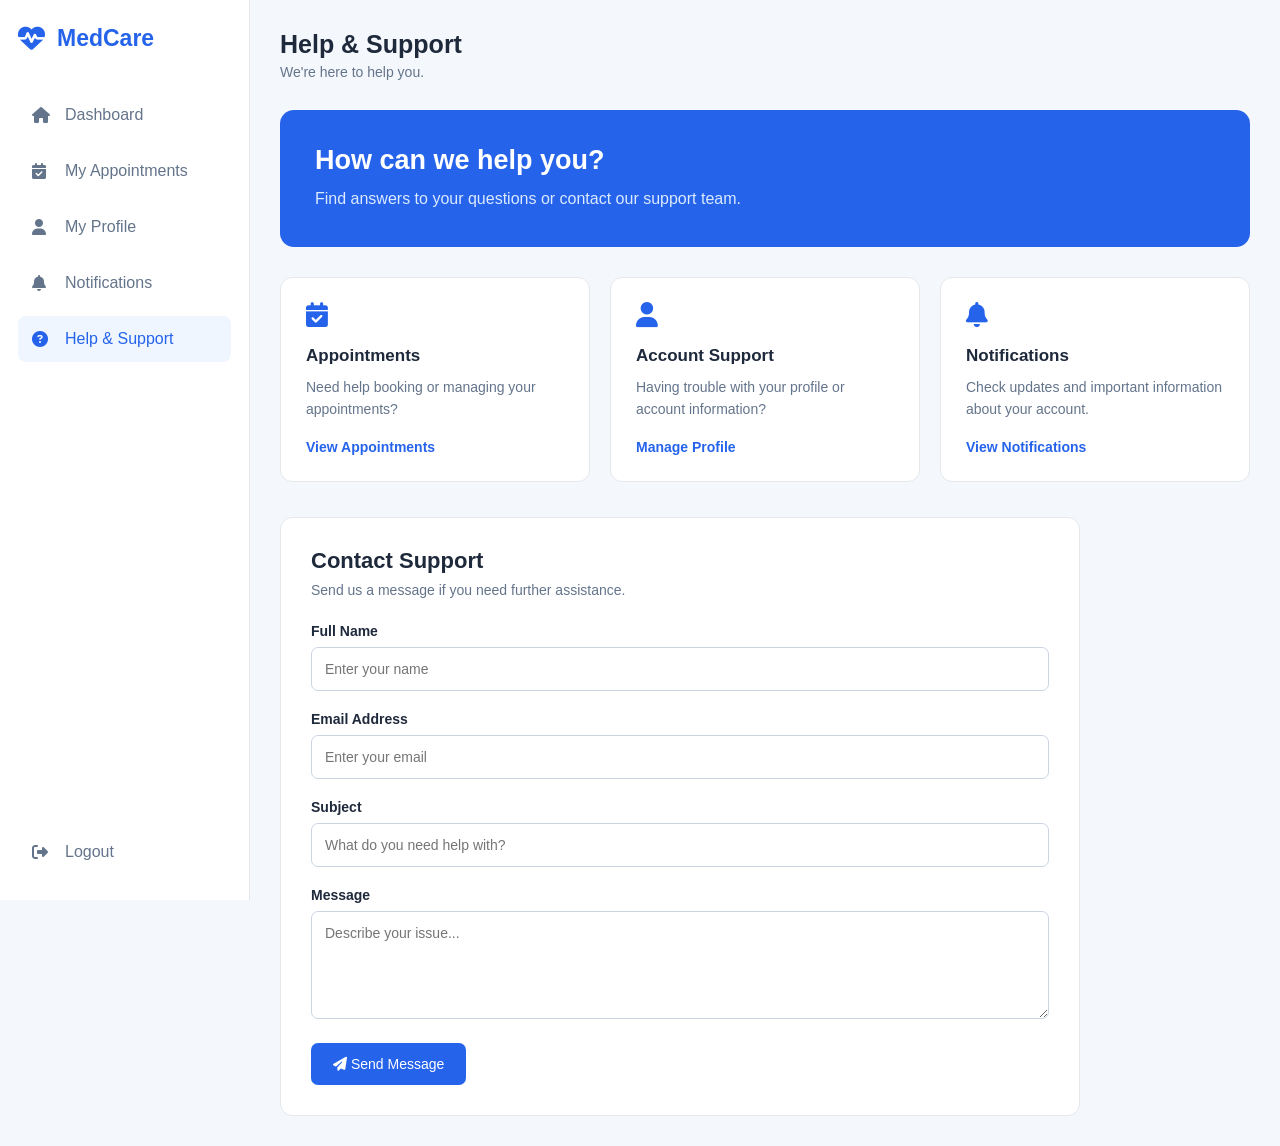
<file: support.html>
<!DOCTYPE html>
<html lang="en">
<head>
    <meta charset="UTF-8">
    <meta name="viewport" content="width=device-width, initial-scale=1.0">
    <title>Help & Support | MedCare</title>

    <link rel="stylesheet" href="CSS/support.css">
    <link rel="stylesheet" href="https://cdnjs.cloudflare.com/ajax/libs/font-awesome/6.5.0/css/all.min.css">
</head>

<body>

    <div class="dashboard-container">

        <!-- Sidebar -->
        <aside class="sidebar" id="sidebar">

            <div class="logo">
                <i class="fa-solid fa-heart-pulse"></i>
                <h2>MedCare</h2>
            </div>

            <nav>
                <a href="dashboard.html">
                    <i class="fa-solid fa-house"></i>
                    <span>Dashboard</span>
                </a>

                <a href="appointments.html">
                    <i class="fa-solid fa-calendar-check"></i>
                    <span>My Appointments</span>
                </a>

                <a href="profile.html">
                    <i class="fa-solid fa-user"></i>
                    <span>My Profile</span>
                </a>

                <a href="notifications.html">
                    <i class="fa-solid fa-bell"></i>
                    <span>Notifications</span>
                </a>

                <a href="support.html" class="active">
                    <i class="fa-solid fa-circle-question"></i>
                    <span>Help & Support</span>
                </a>
            </nav>

            <div class="sidebar-bottom">
                <a href="login.html" id="logoutButton">
                    <i class="fa-solid fa-right-from-bracket"></i>
                    <span>Logout</span>
                </a>
            </div>

        </aside>

        <div class="menu-overlay" id="menuOverlay"></div>

        <!-- Main Content -->
        <main class="main-content">

            <header class="topbar">
                <button class="menu-btn" id="menuBtn">
                    <i class="fa-solid fa-bars"></i>
                </button>

                <div>
                    <h2>Help & Support</h2>
                    <p>We're here to help you.</p>
                </div>
            </header>

            <section class="support-content">

                <div class="welcome-card">
                    <h1>How can we help you?</h1>
                    <p>Find answers to your questions or contact our support team.</p>
                </div>

                <div class="support-options">

                    <div class="support-card">
                        <i class="fa-solid fa-calendar-check"></i>
                        <h3>Appointments</h3>
                        <p>Need help booking or managing your appointments?</p>
                        <a href="appointments.html">View Appointments</a>
                    </div>

                    <div class="support-card">
                        <i class="fa-solid fa-user"></i>
                        <h3>Account Support</h3>
                        <p>Having trouble with your profile or account information?</p>
                        <a href="profile.html">Manage Profile</a>
                    </div>

                    <div class="support-card">
                        <i class="fa-solid fa-bell"></i>
                        <h3>Notifications</h3>
                        <p>Check updates and important information about your account.</p>
                        <a href="notification.html">View Notifications</a>
                    </div>

                </div>

                <div class="contact-section">
                    <h2>Contact Support</h2>
                    <p>Send us a message if you need further assistance.</p>

                    <form id="supportForm">

                        <div class="form-group">
                            <label for="name">Full Name</label>
                            <input type="text" id="name" placeholder="Enter your name" required>
                        </div>

                        <div class="form-group">
                            <label for="email">Email Address</label>
                            <input type="email" id="email" placeholder="Enter your email" required>
                        </div>

                        <div class="form-group">
                            <label for="subject">Subject</label>
                            <input type="text" id="subject" placeholder="What do you need help with?" required>
                        </div>

                        <div class="form-group">
                            <label for="message">Message</label>
                            <textarea id="message" rows="5" placeholder="Describe your issue..." required></textarea>
                        </div>

                        <button type="submit" class="submit-btn">
                            <i class="fa-solid fa-paper-plane"></i>
                            Send Message
                        </button>

                    </form>
                </div>

            </section>

        </main>

    </div>

    <script src="javascript/support.js"></script>

</body>
</html>
</file>
<file: CSS/appointments.css>
/* =========================
   1. GLOBAL STYLES
========================= */

:root {
  --primary: #1769ff;
  --primary-dark: #0754df;
  --primary-soft: #eaf2ff;
  --text: #183153;
  --muted: #73839d;
  --border: #e5edf7;
  --surface: #ffffff;
  --background: #f5f8fd;
  --green: #15966a;
  --orange: #c47a0a;
  --purple: #7950d8;
  --red: #d94358;
  --shadow: 0 8px 30px rgba(24, 49, 83, 0.06);
}

* {
  margin: 0;
  padding: 0;
  box-sizing: border-box;
}

body {
  font-family: Inter, "Segoe UI", Arial, sans-serif;
  color: var(--text);
  background: var(--background);
  font-size: 14px;
  line-height: 1.5;
}

button,
input,
select,
textarea {
  font: inherit;
}

button {
  cursor: pointer;
}

button:focus-visible,
a:focus-visible,
input:focus-visible,
select:focus-visible,
textarea:focus-visible {
  outline: 3px solid rgba(23, 105, 255, 0.25);
  outline-offset: 2px;
}

a {
  color: inherit;
  text-decoration: none;
}

button:disabled {
  opacity: 0.55;
  cursor: not-allowed;
}

[hidden] {
  display: none !important;
}

.sr-only {
  position: absolute;
  width: 1px;
  height: 1px;
  overflow: hidden;
  clip: rect(0, 0, 0, 0);
  white-space: nowrap;
}

/* =========================
   2. PAGE LAYOUT
========================= */

.app-layout {
  min-height: 100vh;
}

.sidebar {
  position: fixed;
  inset: 0 auto 0 0;
  z-index: 100;
  width: 255px;
  padding: 26px 18px 18px;
  background: var(--surface);
  border-right: 1px solid var(--border);
  display: flex;
  flex-direction: column;
  transition: transform 0.3s ease, visibility 0s;
}

.brand {
  display: flex;
  align-items: center;
  gap: 11px;
  padding: 0 8px 34px;
}

.brand-icon {
  display: grid;
  place-items: center;
  width: 43px;
  height: 43px;
  border-radius: 13px;
  color: white;
  background: var(--primary);
  font-size: 24px;
}

.brand strong,
.brand small {
  display: block;
}

.brand strong {
  color: var(--primary);
  font-size: 21px;
  line-height: 1.2;
}

.brand small {
  margin-top: 3px;
  color: var(--muted);
  font-size: 12px;
}

.sidebar-nav {
  display: grid;
  gap: 7px;
}

.nav-link {
  display: flex;
  align-items: center;
  gap: 13px;
  min-height: 45px;
  padding: 11px 13px;
  border-radius: 10px;
  color: #536783;
  transition: background 0.2s, color 0.2s;
}

.nav-link i {
  width: 20px;
  text-align: center;
  font-size: 16px;
}

.nav-link:hover {
  background: #f3f7ff;
  color: var(--primary);
}

.nav-link.active {
  background: var(--primary-soft);
  color: var(--primary);
  font-weight: 650;
}

.sidebar-bottom {
  margin-top: auto;
}

.help-card {
  margin: 20px 0;
  padding: 17px;
  background: #f4f8ff;
  border: 1px solid #e5efff;
  border-radius: 13px;
}

.help-card > i {
  display: grid;
  place-items: center;
  width: 36px;
  height: 36px;
  margin-bottom: 11px;
  border-radius: 10px;
  background: #dce9ff;
  color: var(--primary);
  font-size: 17px;
}

.help-card strong {
  display: block;
  font-size: 13px;
}

.help-card p {
  margin: 5px 0 10px;
  color: var(--muted);
  font-size: 12px;
}

.help-card a {
  color: var(--primary);
  font-size: 12px;
  font-weight: 650;
}

.logout-link {
  border-top: 1px solid var(--border);
  border-radius: 0;
  padding-top: 17px;
}

/* =========================
   3. MAIN CONTENT AND TOPBAR
========================= */

.main-content {
  min-height: 100vh;
  margin-left: 255px;
  padding: 0 32px 22px;
}

.topbar {
  min-height: 76px;
  display: flex;
  align-items: center;
  justify-content: space-between;
  gap: 20px;
  border-bottom: 1px solid var(--border);
}

.search-box {
  width: min(100%, 430px);
  min-height: 43px;
  padding: 0 14px;
  display: flex;
  align-items: center;
  gap: 10px;
  border: 1px solid #edf1f8;
  border-radius: 12px;
  background: white;
  color: #8b9ab0;
}

.search-box input {
  width: 100%;
  border: none;
  outline: none;
  background: transparent;
  color: var(--text);
  font-size: 12px;
}

.search-box input::placeholder {
  color: #93a0b3;
}

.topbar-right,
.user-info {
  display: flex;
  align-items: center;
}

.topbar-right {
  gap: 19px;
}

.icon-btn,
.menu-btn,
.close-modal {
  display: grid;
  place-items: center;
  border: 0;
  background: transparent;
}

.icon-btn {
  position: relative;
  width: 38px;
  height: 38px;
  color: #536783;
  font-size: 18px;
}

.notification-dot {
  position: absolute;
  top: 7px;
  right: 7px;
  width: 8px;
  height: 8px;
  border: 2px solid white;
  border-radius: 50%;
  background: #f04452;
}

.user-info {
  gap: 10px;
}

.avatar {
  display: grid;
  place-items: center;
  width: 39px;
  height: 39px;
  border-radius: 50%;
  color: #1756bd;
  background: #dbe9ff;
  font-size: 12px;
  font-weight: 750;
}

.user-info strong,
.user-info small {
  display: block;
}

.user-info strong {
  font-size: 12px;
}

.user-info small {
  margin-top: 2px;
  color: var(--muted);
  font-size: 11px;
}

.menu-btn {
  display: none;
  width: 40px;
  height: 40px;
  color: var(--text);
  font-size: 20px;
}

/* =========================
   4. PAGE HEADING
========================= */

.page-heading {
  display: flex;
  align-items: center;
  justify-content: space-between;
  gap: 20px;
  padding: 29px 0 24px;
}

.heading-copy {
  display: flex;
  align-items: center;
  gap: 15px;
}

.heading-icon {
  display: grid;
  place-items: center;
  flex-shrink: 0;
  width: 49px;
  height: 49px;
  border-radius: 14px;
  color: white;
  background: var(--primary);
  font-size: 21px;
  box-shadow: 0 7px 16px rgba(23, 105, 255, 0.17);
}

.eyebrow {
  margin-bottom: 4px;
  color: var(--primary);
  font-size: 10px;
  font-weight: 800;
  letter-spacing: 1.2px;
}

.page-heading h1 {
  font-size: clamp(23px, 2.5vw, 29px);
  letter-spacing: -0.8px;
  line-height: 1.25;
}

.page-description {
  margin-top: 5px;
  color: var(--muted);
  font-size: 13px;
}

.btn {
  display: inline-flex;
  align-items: center;
  justify-content: center;
  gap: 9px;
  min-height: 43px;
  padding: 0 17px;
  border: 1px solid transparent;
  border-radius: 10px;
  font-size: 12px;
  font-weight: 700;
  transition: background 0.2s, transform 0.2s;
}

.btn:active {
  transform: translateY(1px);
}

.btn-primary {
  color: white;
  background: var(--primary);
  box-shadow: 0 5px 13px rgba(23, 105, 255, 0.14);
}

.btn-primary:hover {
  background: var(--primary-dark);
}

.btn-light {
  color: #50627d;
  background: white;
  border-color: var(--border);
}

.btn-light:hover {
  background: #f5f8fd;
}

/* =========================
   5. STATISTICS CARDS
========================= */

.stats-grid {
  display: grid;
  grid-template-columns: repeat(4, minmax(0, 1fr));
  gap: 15px;
  margin-bottom: 24px;
}

.stat-card {
  display: flex;
  align-items: center;
  gap: 13px;
  min-height: 100px;
  padding: 17px;
  border: 1px solid transparent;
  border-radius: 13px;
}

.stat-icon {
  display: grid;
  place-items: center;
  flex-shrink: 0;
  width: 43px;
  height: 43px;
  border-radius: 50%;
  font-size: 17px;
}

.stat-card p {
  margin-bottom: 5px;
  font-size: 11px;
  font-weight: 600;
}

.stat-card h2 {
  font-size: 26px;
  line-height: 1.1;
}

.stat-blue {
  background: #edf4ff;
  border-color: #e2edff;
}

.stat-blue .stat-icon {
  color: var(--primary);
  background: #d7e7ff;
}

.stat-blue p {
  color: #3e6eb5;
}

.stat-green {
  background: #ecfbf5;
  border-color: #dcf5eb;
}

.stat-green .stat-icon {
  color: var(--green);
  background: #d0f3e5;
}

.stat-green p {
  color: var(--green);
}

.stat-orange {
  background: #fff7e9;
  border-color: #fff0d5;
}

.stat-orange .stat-icon {
  color: var(--orange);
  background: #ffe9bd;
}

.stat-orange p {
  color: var(--orange);
}

.stat-purple {
  background: #f5f0ff;
  border-color: #ebe1ff;
}

.stat-purple .stat-icon {
  color: var(--purple);
  background: #e7dbff;
}

.stat-purple p {
  color: var(--purple);
}

/* =========================
   6. APPOINTMENT LIST
========================= */

.appointments-panel {
  padding: 23px;
  border: 1px solid var(--border);
  border-radius: 15px;
  background: white;
  box-shadow: var(--shadow);
}

.panel-header {
  display: flex;
  align-items: center;
  justify-content: space-between;
  gap: 15px;
  margin-bottom: 22px;
}

.panel-header h2 {
  font-size: 18px;
  letter-spacing: -0.3px;
}

.panel-header p {
  margin-top: 4px;
  color: var(--muted);
  font-size: 12px;
}

.sort-control select {
  min-height: 39px;
  padding: 0 30px 0 11px;
  border: 1px solid var(--border);
  border-radius: 9px;
  outline: none;
  color: #526680;
  background: white;
  font-size: 12px;
}

.filter-row {
  display: flex;
  gap: 8px;
  padding-bottom: 19px;
  overflow-x: auto;
}

.filter-btn {
  flex-shrink: 0;
  min-height: 36px;
  padding: 0 17px;
  border: 1px solid var(--border);
  border-radius: 9px;
  color: #6c7e97;
  background: white;
  font-size: 12px;
  font-weight: 600;
  transition: all 0.2s;
}

.filter-btn:hover {
  border-color: #bcd4ff;
  color: var(--primary);
}

.filter-btn.active {
  color: white;
  background: var(--primary);
  border-color: var(--primary);
}

.appointments-list {
  display: grid;
  gap: 12px;
}

.appointment-card {
  display: grid;
  grid-template-columns: minmax(170px, 1.25fr) minmax(130px, 0.9fr) minmax(115px, 0.8fr) auto;
  align-items: center;
  gap: 17px;
  padding: 17px;
  border: 1px solid var(--border);
  border-radius: 12px;
  transition: border-color 0.2s, box-shadow 0.2s;
}

.appointment-card:hover {
  border-color: #c9dcff;
  box-shadow: 0 5px 16px rgba(24, 49, 83, 0.04);
}

.doctor-info {
  display: flex;
  align-items: center;
  gap: 12px;
  min-width: 0;
}

.doctor-avatar {
  display: grid;
  place-items: center;
  flex-shrink: 0;
  width: 47px;
  height: 47px;
  border-radius: 13px;
  color: #1756bd;
  background: linear-gradient(135deg, #d9e9ff, #edf5ff);
  font-size: 13px;
  font-weight: 800;
}

.doctor-info h3 {
  font-size: 13px;
  font-weight: 750;
}

.doctor-info p {
  margin-top: 3px;
  color: var(--muted);
  font-size: 11px;
}

.appointment-meta {
  display: grid;
  gap: 5px;
  color: #536783;
  font-size: 11px;
}

.appointment-meta span {
  display: flex;
  align-items: center;
  gap: 8px;
}

.appointment-meta i {
  width: 14px;
  color: #5486d4;
}

.status {
  display: inline-flex;
  align-items: center;
  justify-content: center;
  width: fit-content;
  padding: 6px 10px;
  border-radius: 30px;
  font-size: 10px;
  font-weight: 750;
  white-space: nowrap;
}

.status-confirmed {
  color: #10875e;
  background: #d9f8ec;
}

.status-pending {
  color: #a86400;
  background: #fff0cc;
}

.status-completed {
  color: #1769d8;
  background: #e1efff;
}

.status-cancelled {
  color: #c32e49;
  background: #ffe3e8;
}

.appointment-actions {
  display: flex;
  align-items: center;
  justify-content: flex-end;
  gap: 7px;
}

.view-btn {
  min-height: 34px;
  padding: 0 12px;
  border: 1px solid #d8e7ff;
  border-radius: 8px;
  color: var(--primary);
  background: #eff5ff;
  font-size: 11px;
  font-weight: 700;
  white-space: nowrap;
}

.view-btn:hover {
  background: #dfeaff;
}

.cancel-btn {
  width: 32px;
  height: 32px;
  border: 1px solid #f2d9de;
  border-radius: 8px;
  color: var(--red);
  background: #fff6f7;
}

.cancel-btn:hover {
  background: #ffe5e9;
}

.empty-state {
  padding: 45px 15px;
  text-align: center;
}

.empty-state > i {
  margin-bottom: 14px;
  color: #9aabc2;
  font-size: 35px;
}

.empty-state h3 {
  font-size: 17px;
}

.empty-state p {
  margin: 7px 0 18px;
  color: var(--muted);
  font-size: 12px;
}

.page-footer {
  padding: 23px 0 5px;
  color: #8b9ab0;
  text-align: center;
  font-size: 11px;
}

/* =========================
   7. MODALS AND FORMS
========================= */

.modal {
  position: fixed;
  inset: 0;
  z-index: 200;
  display: grid;
  place-items: center;
  padding: 20px;
}

.modal-backdrop {
  position: absolute;
  inset: 0;
  background: rgba(14, 31, 56, 0.52);
  backdrop-filter: blur(3px);
}

.modal-card {
  position: relative;
  z-index: 1;
  width: min(100%, 560px);
  max-height: min(90vh, 800px);
  overflow-y: auto;
  padding: 27px;
  border: 1px solid var(--border);
  border-radius: 18px;
  background: white;
  box-shadow: 0 25px 80px rgba(13, 33, 66, 0.2);
  animation: modal-in 0.2s ease-out;
}

@keyframes modal-in {
  from {
    opacity: 0;
    transform: translateY(8px) scale(0.99);
  }

  to {
    opacity: 1;
    transform: translateY(0) scale(1);
  }
}

.modal-header {
  display: flex;
  align-items: flex-start;
  justify-content: space-between;
  gap: 15px;
  margin-bottom: 25px;
}

.modal-header h2 {
  font-size: 22px;
  letter-spacing: -0.5px;
}

.modal-header p:not(.eyebrow) {
  margin-top: 5px;
  color: var(--muted);
  font-size: 12px;
}

.close-modal {
  flex-shrink: 0;
  width: 36px;
  height: 36px;
  border-radius: 9px;
  color: #64748b;
  background: #f3f6fb;
  font-size: 17px;
}

.close-modal:hover {
  color: var(--red);
  background: #fff0f2;
}

.form-field {
  display: grid;
  gap: 8px;
  margin-bottom: 17px;
}

.form-field > span {
  color: #364c69;
  font-size: 12px;
  font-weight: 700;
}

.form-field input,
.form-field select,
.form-field textarea {
  width: 100%;
  min-height: 44px;
  padding: 11px 12px;
  border: 1px solid #dfe7f1;
  border-radius: 9px;
  outline: none;
  color: var(--text);
  background: white;
  font-size: 12px;
}

.form-field textarea {
  min-height: 90px;
  resize: vertical;
}

.form-field input:focus,
.form-field select:focus,
.form-field textarea:focus {
  border-color: #82b0ff;
  box-shadow: 0 0 0 3px rgba(23, 105, 255, 0.08);
}

.form-grid {
  display: grid;
  grid-template-columns: 1fr 1fr;
  gap: 13px;
}

.form-note {
  display: flex;
  align-items: flex-start;
  gap: 8px;
  margin: 4px 0 20px;
  color: #6c7e97;
  font-size: 11px;
}

.form-note i {
  margin-top: 2px;
  color: var(--primary);
}

.form-actions {
  display: flex;
  justify-content: flex-end;
  flex-wrap: wrap;
  gap: 10px;
  padding-top: 17px;
  border-top: 1px solid var(--border);
}

.details-card {
  width: min(100%, 500px);
}

.details-content {
  display: grid;
  gap: 14px;
}

.detail-row {
  display: flex;
  justify-content: space-between;
  gap: 15px;
  padding-bottom: 12px;
  border-bottom: 1px solid var(--border);
  font-size: 12px;
}

.detail-row span:first-child {
  color: var(--muted);
}

.detail-row strong {
  text-align: right;
  overflow-wrap: anywhere;
}

.detail-reason {
  padding: 13px;
  border-radius: 10px;
  background: #f5f8fd;
  font-size: 12px;
}

.detail-reason p {
  margin-top: 6px;
  color: #63748d;
  overflow-wrap: anywhere;
}

.details-footer {
  display: flex;
  justify-content: flex-end;
  margin-top: 20px;
}

/* =========================
   8. TOAST MESSAGE
========================= */

.toast {
  position: fixed;
  right: 24px;
  bottom: 24px;
  z-index: 300;
  max-width: min(360px, calc(100vw - 32px));
  padding: 13px 17px;
  border-radius: 11px;
  color: white;
  background: #173456;
  box-shadow: 0 10px 30px rgba(24, 49, 83, 0.2);
  opacity: 0;
  pointer-events: none;
  transform: translateY(12px);
  transition: opacity 0.2s, transform 0.2s;
}

.toast.show {
  opacity: 1;
  transform: translateY(0);
}

/* =========================
   9. RESPONSIVE DESIGN
========================= */

.menu-overlay {
  display: none;
}

@media (max-width: 1150px) {
  .main-content {
    padding-right: 22px;
    padding-left: 22px;
  }

  .stats-grid {
    grid-template-columns: repeat(2, minmax(0, 1fr));
  }

  .appointment-card {
    grid-template-columns: minmax(150px, 1fr) minmax(125px, 0.8fr) auto;
    gap: 13px;
  }

  .appointment-card > .status {
    grid-column: 2;
  }

  .appointment-actions {
    grid-column: 3;
    grid-row: 1 / span 2;
  }
}

@media (max-width: 768px) {
  .sidebar {
    width: min(290px, 86vw);
    transform: translateX(-100%);
    visibility: hidden;
    box-shadow: none;
    transition: transform 0.3s ease, visibility 0s linear 0.3s;
  }

  .sidebar.show {
    transform: translateX(0);
    visibility: visible;
    box-shadow: 15px 0 45px rgba(20, 42, 76, 0.14);
    transition: transform 0.3s ease, visibility 0s;
  }

  .menu-overlay {
    position: fixed;
    inset: 0;
    z-index: 90;
    background: rgba(15, 32, 57, 0.4);
  }

  .menu-overlay.show {
    display: block;
  }

  .main-content {
    margin-left: 0;
    padding: 0 19px 20px;
  }

  .topbar {
    min-height: 68px;
    gap: 12px;
  }

  .menu-btn {
    display: grid;
    flex-shrink: 0;
  }

  .search-box {
    flex: 1;
    min-width: 0;
  }

  .topbar-right {
    gap: 8px;
  }

  .user-info > div:last-child {
    display: none;
  }

  .page-heading {
    align-items: flex-start;
    flex-direction: column;
    padding: 24px 0;
  }

  .page-heading > .btn {
    width: 100%;
  }

  .appointment-card {
    grid-template-columns: 1fr auto;
    gap: 13px;
    padding: 15px;
  }

  .appointment-meta {
    grid-column: 1;
  }

  .appointment-card > .status {
    grid-column: 2;
    grid-row: 2;
    align-self: start;
  }

  .appointment-actions {
    grid-column: 1 / -1;
    grid-row: auto;
    justify-content: flex-start;
    padding-top: 12px;
    border-top: 1px solid var(--border);
  }

  .view-btn {
    min-height: 37px;
  }

  .appointments-panel {
    padding: 17px;
  }
}

@media (max-width: 480px) {
  .main-content {
    padding-right: 13px;
    padding-left: 13px;
  }

  .search-box {
    padding: 0 10px;
  }

  .search-box input {
    font-size: 11px;
  }

  .icon-btn {
    width: 28px;
  }

  .topbar-right {
    gap: 5px;
  }

  .stats-grid {
    gap: 9px;
  }

  .stat-card {
    gap: 9px;
    min-height: 86px;
    padding: 11px;
  }

  .stat-icon {
    width: 33px;
    height: 33px;
    font-size: 13px;
  }

  .stat-card p {
    font-size: 10px;
  }

  .stat-card h2 {
    font-size: 22px;
  }

  .heading-copy {
    align-items: flex-start;
    gap: 11px;
  }

  .heading-icon {
    width: 41px;
    height: 41px;
    font-size: 17px;
  }

  .page-heading h1 {
    font-size: 23px;
  }

  .page-description {
    font-size: 12px;
  }

  .panel-header {
    align-items: flex-start;
    flex-direction: column;
  }

  .sort-control,
  .sort-control select {
    width: 100%;
  }

  .filter-row {
    margin-right: -3px;
  }

  .filter-btn {
    padding: 0 13px;
  }

  .appointment-card {
    grid-template-columns: minmax(0, 1fr);
  }

  .appointment-card > .status,
  .appointment-meta,
  .appointment-actions {
    grid-column: 1;
    grid-row: auto;
  }

  .appointment-card > .status {
    margin-top: -3px;
  }

  .appointment-actions {
    flex-wrap: wrap;
  }

  .form-grid {
    grid-template-columns: 1fr;
    gap: 0;
  }

  .modal {
    padding: 10px;
  }

  .modal-card {
    padding: 20px;
    border-radius: 15px;
  }

  .modal-header h2 {
    font-size: 20px;
  }

  .form-actions {
    flex-direction: column-reverse;
  }

  .form-actions .btn {
    width: 100%;
  }

  .toast {
    right: 16px;
    bottom: 16px;
  }
}

@media (prefers-reduced-motion: reduce) {
  *,
  *::before,
  *::after {
    scroll-behavior: auto !important;
    animation-duration: 0.01ms !important;
    transition-duration: 0.01ms !important;
  }
}
</file>
<file: CSS/dashboard.css>
/* ===== GLOBAL STYLES ===== */

* {
    margin: 0;
    padding: 0;
    box-sizing: border-box;
}

body {
    font-family: Arial, Helvetica, sans-serif;
    background: #F4F8FF;
    color: #1F2937;
}

button,
a {
    -webkit-tap-highlight-color: transparent;
}

button {
    font: inherit;
}

.dashboard {
    display: flex;
    min-height: 100vh;
}

/* ===== SIDEBAR ===== */

.sidebar {
    width: 280px;
    flex-shrink: 0;
    background: #fff;
    padding: 30px;
    display: flex;
    flex-direction: column;
    box-shadow: 2px 0 12px rgba(0, 0, 0, 0.05);
    overflow-y: auto;
}

.logo {
    display: flex;
    align-items: center;
    gap: 12px;
    margin-bottom: 40px;
}

.logo > i {
    color: #fff;
    background: #2563EB;
    font-size: 24px;
    width: 50px;
    height: 50px;
    display: flex;
    align-items: center;
    justify-content: center;
    border-radius: 12px;
    flex-shrink: 0;
}

.logo-text h1 {
    color: #2563EB;
    font-size: 22px;
}

.logo-text span {
    color: #6B7280;
    font-size: 13px;
}

.sidebar-nav ul {
    list-style: none;
    display: flex;
    flex-direction: column;
    gap: 10px;
}

.sidebar-nav a {
    display: flex;
    align-items: center;
    gap: 12px;
    padding: 14px 18px;
    border-radius: 10px;
    text-decoration: none;
    color: #4B5563;
    transition: background .2s ease, color .2s ease;
}

.sidebar-nav a i {
    width: 20px;
    text-align: center;
}

.sidebar-nav a:hover {
    background: #EFF6FF;
    color: #2563EB;
}

.sidebar-nav a.active {
    background: #2563EB;
    color: #fff;
}

/* ===== MAIN CONTENT ===== */

.main-content {
    flex: 1;
    min-width: 0;
    padding: 30px;
    display: flex;
    flex-direction: column;
    gap: 30px;
}

.header {
    display: flex;
    align-items: center;
    gap: 15px;
}

.header-text h1 {
    font-size: 30px;
    margin-bottom: 8px;
}

.header-text p {
    color: #6B7280;
    font-size: 15px;
}

/* ===== HAMBURGER BUTTON ===== */

.menu-btn {
    display: none;
    background: none;
    border: none;
    font-size: 25px;
    color: #2563EB;
    cursor: pointer;
    padding: 8px;
    border-radius: 8px;
}

.menu-btn:hover {
    background: #EAF2FF;
}

/* ===== APPOINTMENT CTA ===== */

.appointment-cta {
    width: 100%;
    background: #fff;
    padding: 30px;
    border-radius: 20px;
    box-shadow: 0 4px 15px rgba(0, 0, 0, 0.08);
    display: flex;
    flex-direction: column;
    align-items: center;
    gap: 20px;
}

.cta-content {
    display: flex;
    flex-direction: column;
    align-items: center;
    gap: 16px;
    text-align: center;
}

.cta-icon {
    width: 80px;
    height: 80px;
    background: #EAF2FF;
    border-radius: 50%;
    display: flex;
    justify-content: center;
    align-items: center;
    color: #2563EB;
    font-size: 30px;
}

.cta-content h2 {
    font-size: 23px;
}

.cta-content p {
    color: #6B7280;
    line-height: 1.5;
}

.btn {
    background: #2563EB;
    color: #fff;
    padding: 12px 22px;
    border: none;
    border-radius: 8px;
    cursor: pointer;
    display: flex;
    align-items: center;
    justify-content: center;
    gap: 10px;
    transition: background .3s ease, transform .3s ease;
}

.btn:hover {
    background: #1E4BB8;
    transform: translateY(-2px);
}

/* ===== APPOINTMENTS CARD ===== */

.appointments-card {
    width: 100%;
    min-width: 0;
    background: #fff;
    padding: 20px;
    border-radius: 20px;
    box-shadow: 0 4px 15px rgba(0, 0, 0, 0.08);
    display: flex;
    flex-direction: column;
    gap: 20px;
}

.card-header {
    display: flex;
    align-items: center;
    justify-content: space-between;
    gap: 12px;
}

.card-header h2 {
    font-size: 21px;
}

.card-header a {
    text-decoration: none;
    color: #2563EB;
    font-weight: 600;
    white-space: nowrap;
    transition: color .3s ease;
}

.card-header a:hover {
    color: #1E4BB8;
    text-decoration: underline;
}

/* ===== TABLE ===== */

.table-wrapper {
    width: 100%;
    min-width: 0;
    overflow-x: auto;
    -webkit-overflow-scrolling: touch;
}

table {
    width: 100%;
    border-collapse: collapse;
    text-align: left;
}

th,
td {
    padding: 16px;
    text-align: left;
    white-space: nowrap;
}

th {
    color: #6B7280;
    font-size: 14px;
    font-weight: 600;
    border-bottom: 2px solid #E5E7EB;
}

td {
    border-bottom: 1px solid #F1F5F9;
    color: #1F2937;
    font-size: 14px;
}

tbody tr:last-child td {
    border-bottom: none;
}

tbody tr:hover {
    background: #F8FAFC;
}

/* ===== STATUS BADGES ===== */

.status {
    display: inline-block;
    padding: 6px 12px;
    border-radius: 999px;
    font-size: 13px;
    font-weight: 600;
}

.confirmed,
.completed {
    background: #DCFCE7;
    color: #15803D;
}

.pending {
    background: #FEF3C7;
    color: #B45309;
}

.cancelled {
    background: #FEE2E2;
    color: #DC2626;
}

/* ===== SMALL VIEW BUTTONS ===== */

.btn-small {
    background: #EFF6FF;
    color: #2563EB;
    border: none;
    border-radius: 6px;
    padding: 8px 14px;
    cursor: pointer;
    transition: background .2s ease, color .2s ease;
}

.btn-small:hover {
    background: #2563EB;
    color: #fff;
}

/* ===== MOBILE OVERLAY ===== */

.menu-overlay {
    display: none;
}

/* ===== RESPONSIVE DESIGN ===== */

@media (max-width: 768px) {

    .main-content {
        padding: 20px;
        gap: 24px;
    }

    .header {
        align-items: flex-start;
    }

    .menu-btn {
        display: block;
        flex-shrink: 0;
    }

    .header-text h1 {
        font-size: 25px;
    }

    .header-text p {
        font-size: 14px;
    }

    .appointment-cta {
        padding: 24px 18px;
    }

    .cta-icon {
        width: 70px;
        height: 70px;
        font-size: 27px;
    }

    .appointments-card {
        padding: 18px;
    }

    /* Slide-out sidebar */
    .sidebar {
        position: fixed;
        top: 0;
        left: 0;
        width: 280px;
        max-width: 85vw;
        height: 100vh;
        height: 100dvh;
        z-index: 1001;
        transform: translateX(-100%);
        transition: transform .3s ease;
        box-shadow: none;
        visibility: hidden;
    }

    .sidebar.show {
        transform: translateX(0);
        visibility: visible;
        box-shadow: 4px 0 20px rgba(0, 0, 0, 0.12);
    }

    /* Dark background behind an open sidebar */
    .menu-overlay.show {
        display: block;
        position: fixed;
        inset: 0;
        background: rgba(15, 23, 42, 0.45);
        z-index: 1000;
    }

}

/* ===== SMALL PHONES ===== */

@media (max-width: 480px) {

    .main-content {
        padding: 14px;
        gap: 20px;
    }

    .header-text h1 {
        font-size: 21px;
    }

    .header-text p {
        font-size: 13px;
    }

    .appointment-cta {
        padding: 22px 14px;
        border-radius: 14px;
    }

    .cta-content h2 {
        font-size: 20px;
    }

    .cta-content p {
        font-size: 14px;
    }

    .appointments-card {
        padding: 14px;
        border-radius: 14px;
    }

    .card-header h2 {
        font-size: 18px;
    }

    .card-header a {
        font-size: 13px;
    }

    th,
    td {
        padding: 12px;
    }

}
</file>
<file: CSS/doctor.css>
* {
    box-sizing: border-box;
    margin: 0;
    padding: 0;
}

:root {
    --blue: #246bfd;
    --blue-dark: #1554d1;
    --blue-soft: #edf4ff;
    --ink: #182230;
    --muted: #7c8798;
    --line: #e8edf4;
    --bg: #f6f8fc;
    --green: #16a673;
    --shadow: 0 8px 26px rgba(23,48,89,.06);
}

body {
    font-family: Inter, Arial, sans-serif;
    background: var(--bg);
    color: var(--ink);
    font-size: 14px;
}

button, input, select, textarea {
    font: inherit;
}

button, a {
    -webkit-tap-highlight-color: transparent;
}

button {
    cursor: pointer;
}

a {
    color: inherit;
    text-decoration: none;
}

/* LAYOUT */

.app-shell {
    min-height: 100vh;
}

.sidebar {
    position: fixed;
    inset: 0 auto 0 0;
    width: 250px;
    background: #fff;
    border-right: 1px solid var(--line);
    padding: 27px 17px 18px;
    display: flex;
    flex-direction: column;
    z-index: 50;
    overflow-y: auto;
}

.brand {
    display: flex;
    align-items: center;
    gap: 10px;
    font-size: 23px;
    font-weight: 800;
    letter-spacing: -.8px;
    padding: 0 12px 37px;
}

.brand > span:last-child span {
    color: var(--blue);
}

.brand-mark {
    display: grid;
    place-items: center;
    width: 37px;
    height: 37px;
    background: var(--blue);
    color: #fff;
    border-radius: 12px;
    font-size: 19px;
}

.sidebar-label {
    font-size: 10px;
    font-weight: 800;
    letter-spacing: 1.5px;
    color: #a0a9b8;
    padding: 0 14px 13px;
}

.nav-list {
    display: grid;
    gap: 6px;
}

.nav-link {
    min-height: 46px;
    display: flex;
    align-items: center;
    gap: 13px;
    padding: 0 14px;
    color: #748094;
    font-size: 13px;
    font-weight: 600;
    border-radius: 10px;
    transition: .2s;
}

.nav-link i {
    font-size: 16px;
    width: 20px;
    text-align: center;
}

.nav-link:hover {
    background: #f4f7fc;
    color: var(--blue);
}

.nav-link.active {
    background: var(--blue-soft);
    color: var(--blue);
}

.sidebar-bottom {
    margin-top: auto;
    padding-top: 30px;
}

.help-card {
    background: #f4f8ff;
    border: 1px solid #e7efff;
    border-radius: 14px;
    padding: 16px;
    margin: 0 3px 19px;
}

.help-icon {
    width: 34px;
    height: 34px;
    border-radius: 10px;
    display: grid;
    place-items: center;
    background: #fff;
    color: var(--blue);
    margin-bottom: 12px;
}

.help-card strong {
    font-size: 12px;
}

.help-card p {
    font-size: 11px;
    color: var(--muted);
    line-height: 1.6;
    margin: 6px 0 12px;
}

.help-card a {
    font-size: 11px;
    font-weight: 700;
    color: var(--blue);
}

.logout-link {
    border-top: 1px solid var(--line);
    border-radius: 0;
    padding-top: 13px;
}

.sidebar-overlay {
    display: none;
}

/* MAIN CONTENT */

.main-content {
    margin-left: 250px;
    min-height: 100vh;
}

.topbar {
    height: 78px;
    background: #fff;
    border-bottom: 1px solid var(--line);
    display: flex;
    align-items: center;
    justify-content: space-between;
    padding: 0 37px;
    gap: 20px;
}

.breadcrumb {
    display: flex;
    align-items: center;
    gap: 11px;
    color: #9aa3b1;
    font-size: 12px;
}

.breadcrumb i {
    font-size: 9px;
}

.breadcrumb strong {
    color: #354154;
}

.topbar-actions {
    display: flex;
    align-items: center;
    gap: 21px;
}

.icon-button {
    position: relative;
    border: 0;
    background: transparent;
    color: #6d788b;
    font-size: 18px;
    padding: 6px;
}

.user-mini {
    display: flex;
    align-items: center;
    gap: 9px;
}

.mini-avatar {
    display: grid;
    place-items: center;
    width: 37px;
    height: 37px;
    border-radius: 50%;
    background: #dce9ff;
    color: #1b5bce;
    font-size: 11px;
    font-weight: 800;
}

.user-mini-copy {
    display: grid;
    gap: 3px;
}

.user-mini-copy strong {
    font-size: 12px;
}

.user-mini-copy small {
    font-size: 10px;
    color: var(--muted);
}

.menu-toggle {
    display: none;
}

/* PAGE INTRODUCTION */

.page-content {
    max-width: 1440px;
    margin: 0 auto;
    padding: 34px 37px 20px;
}

.welcome-row {
    display: flex;
    align-items: center;
    justify-content: space-between;
    gap: 20px;
    margin-bottom: 27px;
}

.eyebrow {
    color: var(--blue);
    font-size: 10px;
    font-weight: 800;
    letter-spacing: 1.25px;
    margin-bottom: 9px;
}

.welcome-row h1 {
    font-size: 29px;
    letter-spacing: -1px;
    margin-bottom: 9px;
}

.page-subtitle {
    font-size: 13px;
    color: var(--muted);
    line-height: 1.6;
}

.doctor-count {
    display: flex;
    align-items: center;
    gap: 12px;
    background: #fff;
    border: 1px solid var(--line);
    padding: 13px 17px;
    border-radius: 13px;
    white-space: nowrap;
}

.count-icon {
    width: 39px;
    height: 39px;
    display: grid;
    place-items: center;
    border-radius: 11px;
    background: #eaf2ff;
    color: var(--blue);
    font-size: 17px;
}

.doctor-count strong,
.doctor-count small {
    display: block;
}

.doctor-count strong {
    font-size: 13px;
}

.doctor-count small {
    color: var(--muted);
    font-size: 10px;
    margin-top: 4px;
}

/* SEARCH AND FILTERS */

.search-panel {
    display: grid;
    grid-template-columns: minmax(230px,1fr) 210px 185px;
    gap: 15px;
    align-items: end;
    padding: 18px;
    background: #fff;
    border: 1px solid var(--line);
    border-radius: 15px;
    box-shadow: var(--shadow);
    margin-bottom: 30px;
}

.search-field {
    position: relative;
    display: flex;
    align-items: center;
}

.search-field > i {
    position: absolute;
    left: 14px;
    color: #9aa4b4;
}

.search-field input {
    height: 45px;
    width: 100%;
    padding: 0 42px;
    border: 1px solid #e5eaf2;
    border-radius: 9px;
    outline: none;
    background: #fbfcfe;
    font-size: 12px;
}

.search-field input:focus,
.filter-field select:focus {
    border-color: #8cb2ff;
    box-shadow: 0 0 0 3px rgba(36,107,253,.09);
}

.clear-search {
    position: absolute;
    right: 11px;
    border: 0;
    background: transparent;
    color: #8b96a6;
}

.filter-field {
    display: grid;
    gap: 8px;
}

.filter-field label {
    font-size: 11px;
    font-weight: 700;
    color: #596579;
}

.filter-field select {
    height: 45px;
    width: 100%;
    border: 1px solid #e5eaf2;
    border-radius: 9px;
    background: #fbfcfe;
    padding: 0 12px;
    color: #435066;
    font-size: 12px;
    outline: none;
}

/* RESULTS */

.results-toolbar {
    display: flex;
    align-items: center;
    justify-content: space-between;
    gap: 20px;
    margin-bottom: 17px;
}

.results-toolbar h2 {
    font-size: 17px;
    margin-bottom: 6px;
}

.results-toolbar p {
    font-size: 11px;
    color: var(--muted);
}

.availability-filter {
    display: flex;
    gap: 7px;
    flex-wrap: wrap;
}

.chip {
    display: flex;
    align-items: center;
    gap: 7px;
    border: 1px solid #e4e9f1;
    background: #fff;
    border-radius: 8px;
    padding: 9px 12px;
    color: #758195;
    font-size: 11px;
    font-weight: 600;
}

.chip.active {
    background: var(--blue-soft);
    border-color: #d6e4ff;
    color: var(--blue);
}

.available-dot {
    width: 6px;
    height: 6px;
    border-radius: 50%;
    background: var(--green);
}

/* DOCTOR CARDS */

.doctor-grid {
    display: grid;
    grid-template-columns: repeat(3,minmax(0,1fr));
    gap: 17px;
}

.doctor-card {
    min-width: 0;
    background: #fff;
    border: 1px solid var(--line);
    border-radius: 15px;
    padding: 19px;
    box-shadow: 0 3px 15px rgba(25,49,86,.025);
    transition: .2s;
}

.doctor-card:hover {
    transform: translateY(-3px);
    box-shadow: var(--shadow);
}

.card-top {
    display: flex;
    align-items: flex-start;
    justify-content: space-between;
    gap: 10px;
}

.doctor-avatar {
    width: 65px;
    height: 65px;
    display: grid;
    place-items: center;
    border-radius: 17px;
    background: linear-gradient(135deg,#dceaff,#eff5ff);
    color: #245cc1;
    font-size: 20px;
    font-weight: 800;
}

.doctor-avatar.purple {
    background: linear-gradient(135deg,#eee3ff,#f7f0ff);
    color: #7650bc;
}

.doctor-avatar.green {
    background: linear-gradient(135deg,#d9f6ec,#eefcf6);
    color: #198b67;
}

.doctor-avatar.peach {
    background: linear-gradient(135deg,#ffe8dd,#fff4ee);
    color: #bb6742;
}

.doctor-avatar.teal {
    background: linear-gradient(135deg,#d7f4f6,#edfcfd);
    color: #17838a;
}

.availability-badge {
    display: inline-flex;
    align-items: center;
    gap: 6px;
    font-size: 9px;
    font-weight: 700;
    color: #12865d;
    background: #e9f9f1;
    border-radius: 20px;
    padding: 6px 8px;
}

.availability-badge.busy {
    color: #9b6a18;
    background: #fff5df;
}

.doctor-name {
    font-size: 15px;
    font-weight: 800;
    margin: 16px 0 6px;
}

.doctor-specialty {
    font-size: 11px;
    font-weight: 600;
    color: var(--blue);
    margin-bottom: 12px;
}

.doctor-meta {
    display: flex;
    gap: 12px;
    flex-wrap: wrap;
    color: #7e899a;
    font-size: 10px;
    margin-bottom: 15px;
}

.doctor-meta span {
    display: inline-flex;
    align-items: center;
    gap: 5px;
}

.rating-star {
    color: #f3ad38;
}

.card-divider {
    height: 1px;
    background: #edf0f5;
    margin-bottom: 14px;
}

.doctor-description {
    font-size: 11px;
    color: #778397;
    line-height: 1.65;
    min-height: 37px;
    margin-bottom: 16px;
}

.card-bottom {
    display: flex;
    align-items: center;
    justify-content: space-between;
    gap: 10px;
}

.fee-label {
    font-size: 9px;
    color: #8b96a5;
    margin-bottom: 4px;
}

.fee-value {
    font-size: 15px;
    font-weight: 800;
}

.fee-value small {
    font-size: 9px;
    font-weight: 500;
    color: #7d8898;
}

.card-actions {
    display: flex;
    gap: 7px;
}

/* BUTTONS */

.btn {
    display: inline-flex;
    align-items: center;
    justify-content: center;
    gap: 7px;
    border: 1px solid transparent;
    border-radius: 8px;
    padding: 10px 12px;
    font-size: 10px;
    font-weight: 700;
    transition: .2s;
    white-space: nowrap;
}

.btn-primary {
    background: var(--blue);
    color: #fff;
}

.btn-primary:hover {
    background: var(--blue-dark);
}

.btn-outline {
    background: #fff;
    border-color: #dfe6f0;
    color: #596579;
}

.btn-outline:hover {
    border-color: #a9c4ff;
    color: var(--blue);
}

.btn-light {
    background: #fff;
    color: var(--blue);
    padding: 12px 15px;
}

.empty-state {
    grid-column: 1/-1;
    text-align: center;
    background: #fff;
    border: 1px dashed #dce4f0;
    border-radius: 15px;
    padding: 48px 20px;
}

.empty-state i {
    font-size: 28px;
    color: #9eb8e8;
    margin-bottom: 14px;
}

.empty-state h3 {
    font-size: 15px;
    margin-bottom: 7px;
}

.empty-state p {
    font-size: 12px;
    color: var(--muted);
}

/* BOTTOM BANNER */

.bottom-banner {
    margin-top: 28px;
    background: linear-gradient(110deg,#246bfd,#397ffb);
    border-radius: 15px;
    padding: 22px 25px;
    display: flex;
    align-items: center;
    gap: 16px;
    color: #fff;
}

.banner-icon {
    display: grid;
    place-items: center;
    width: 47px;
    height: 47px;
    border-radius: 13px;
    background: rgba(255,255,255,.16);
    font-size: 19px;
}

.bottom-banner > div:nth-child(2) {
    flex: 1;
}

.bottom-banner h3 {
    font-size: 14px;
    margin-bottom: 6px;
}

.bottom-banner p {
    font-size: 11px;
    line-height: 1.6;
    color: #e3edff;
}

/* FOOTER */

.page-footer {
    display: flex;
    align-items: center;
    justify-content: space-between;
    color: #9ba4b2;
    font-size: 10px;
    padding: 25px 0 5px;
}

.page-footer i {
    color: #e86d7c;
}

/* MODALS */

.modal-backdrop {
    position: fixed;
    inset: 0;
    background: rgba(18,31,52,.48);
    backdrop-filter: blur(4px);
    display: none;
    align-items: center;
    justify-content: center;
    padding: 20px;
    z-index: 100;
    overflow-y: auto;
}

.modal-backdrop.open {
    display: flex;
}

.modal {
    position: relative;
    width: min(100%,620px);
    max-height: calc(100vh - 40px);
    overflow-y: auto;
    background: #fff;
    border-radius: 18px;
    padding: 29px;
    box-shadow: 0 25px 80px rgba(10,30,70,.22);
}

.booking-modal {
    width: min(100%,650px);
}

.modal-close {
    position: absolute;
    right: 17px;
    top: 17px;
    width: 33px;
    height: 33px;
    border: 1px solid #e7ebf2;
    border-radius: 9px;
    background: #fff;
    color: #758195;
}

.doctor-detail-head {
    display: flex;
    align-items: center;
    gap: 17px;
    margin-bottom: 23px;
}

.doctor-detail-head .doctor-avatar {
    width: 82px;
    height: 82px;
    font-size: 24px;
}

.doctor-detail-head h2 {
    font-size: 21px;
    margin-bottom: 7px;
}

.doctor-detail-head p {
    font-size: 12px;
    color: var(--blue);
    font-weight: 700;
    margin-bottom: 9px;
}

.detail-section {
    border-top: 1px solid var(--line);
    padding: 19px 0;
}

.detail-section h3 {
    font-size: 12px;
    margin-bottom: 9px;
}

.detail-section p {
    font-size: 12px;
    color: #758195;
    line-height: 1.8;
}

.detail-stats {
    display: grid;
    grid-template-columns: repeat(3,1fr);
    gap: 10px;
}

.detail-stat {
    padding: 13px;
    background: #f7f9fd;
    border-radius: 10px;
}

.detail-stat strong {
    display: block;
    font-size: 15px;
    margin-bottom: 5px;
}

.detail-stat span {
    font-size: 10px;
    color: #7b8798;
}

.detail-modal-actions {
    display: flex;
    justify-content: flex-end;
    gap: 9px;
}

.modal-heading-icon {
    display: grid;
    place-items: center;
    width: 43px;
    height: 43px;
    border-radius: 12px;
    background: var(--blue-soft);
    color: var(--blue);
    margin-bottom: 17px;
}

.modal h2 {
    font-size: 22px;
    margin-bottom: 7px;
}

.modal-subtitle {
    font-size: 12px;
    color: var(--muted);
    margin-bottom: 23px;
}

.form-row {
    display: grid;
    grid-template-columns: 1fr 1fr;
    gap: 14px;
}

.form-group {
    display: grid;
    gap: 7px;
    margin-bottom: 15px;
}

.form-group label {
    font-size: 11px;
    font-weight: 700;
}

.form-group input,
.form-group select,
.form-group textarea {
    width: 100%;
    border: 1px solid #e1e7f0;
    border-radius: 8px;
    padding: 11px 12px;
    outline: none;
    font-size: 12px;
}

.form-group input,
.form-group select {
    height: 42px;
}

.demo-notice {
    display: flex;
    gap: 9px;
    background: #f4f8ff;
    color: #5d6f8b;
    border-radius: 9px;
    padding: 12px;
    font-size: 10px;
    line-height: 1.6;
    margin: 4px 0 19px;
}

.modal-actions {
    display: flex;
    justify-content: flex-end;
    gap: 9px;
}

/* TOAST */

.toast {
    position: fixed;
    right: 25px;
    bottom: 25px;
    z-index: 200;
    display: flex;
    align-items: center;
    gap: 10px;
    padding: 14px 18px;
    background: #172538;
    color: #fff;
    border-radius: 11px;
    font-size: 12px;
    opacity: 0;
    transform: translateY(12px);
    pointer-events: none;
    transition: .25s;
}

.toast.show {
    opacity: 1;
    transform: translateY(0);
}

/* RESPONSIVE */

@media(max-width:1200px) {
    .doctor-grid {
        grid-template-columns: repeat(2,minmax(0,1fr));
    }

    .search-panel {
        grid-template-columns: minmax(200px,1fr) 190px 165px;
    }
}

@media(max-width:900px) {
    .sidebar {
        transform: translateX(-100%);
        transition: transform .25s ease;
    }

    .sidebar.open {
        transform: translateX(0);
    }

    .sidebar-overlay.show {
        display: block;
        position: fixed;
        inset: 0;
        background: rgba(18,31,52,.35);
        z-index: 40;
    }

    .main-content {
        margin-left: 0;
    }

    .menu-toggle {
        display: grid;
        place-items: center;
        width: 36px;
        height: 36px;
        border: 1px solid var(--line);
        border-radius: 9px;
        background: #fff;
    }

    .search-panel {
        grid-template-columns: 1fr 1fr;
    }

    .search-field {
        grid-column: 1/-1;
    }
}

@media(max-width:600px) {
    .topbar {
        height: 66px;
        padding: 0 16px;
    }

    .page-content {
        padding: 25px 15px 16px;
    }

    .welcome-row {
        align-items: flex-start;
    }

    .welcome-row h1 {
        font-size: 24px;
    }

    .search-panel {
        grid-template-columns: 1fr;
    }

    .search-field {
        grid-column: auto;
    }

    .results-toolbar {
        align-items: flex-start;
        flex-direction: column;
    }

    .doctor-grid {
        grid-template-columns: 1fr;
    }

    .bottom-banner {
        align-items: flex-start;
        flex-wrap: wrap;
        padding: 18px;
    }

    .bottom-banner .btn {
        width: 100%;
    }

    .page-footer {
        flex-direction: column;
        align-items: flex-start;
        gap: 7px;
    }

    .form-row {
        grid-template-columns: 1fr;
    }

    .modal-backdrop {
        padding: 10px;
    }

    .modal {
        margin: auto 0;
        padding: 24px 18px;
    }
}
</file>
<file: CSS/login.css>
*{box-sizing:border-box;margin:0;padding:0} :root{--blue:#1769d2;--dark:#102c50;--muted:#718096}
body{font-family:Inter,Arial,sans-serif;color:var(--dark);min-height:100vh}a{color:var(--blue);text-decoration:none}a:hover{text-decoration:underline}
.layout{min-height:100vh;display:grid;grid-template-columns:.92fr 1.08fr}.welcome{background:linear-gradient(145deg,#0e4fa8,#1769d2 60%,#2b86e8);color:#fff;padding:42px clamp(30px,5vw,75px) 30px;display:flex;flex-direction:column;justify-content:space-between;position:relative;overflow:hidden}
.brand{display:flex;align-items:center;gap:10px;font-size:23px;font-weight:800;letter-spacing:-.7px;width:max-content}.light{color:white}.logo{width:39px;height:39px;border-radius:12px;background:#fff;color:var(--blue);display:grid;place-items:center;font-size:20px}.dot{color:#54e0bd}
.welcome-copy{max-width:450px;margin:60px 0;position:relative;z-index:1}.eyebrow{font-size:10px;letter-spacing:1.5px;color:#d8eaff;font-weight:800}
h1{font-size:clamp(38px,4vw,56px);line-height:1.13;letter-spacing:-2px;margin:24px 0 16px}h1 span{color:#a7e9ff}.welcome-copy>p{font-size:14px;line-height:1.8;color:#e1efff}
.benefits{display:grid;gap:23px;margin-top:40px}.benefits>div{display:flex;align-items:center;gap:15px}.benefits>div>i{flex:0 0 45px;height:45px;border:1px solid #ffffff35;background:#ffffff13;border-radius:13px;display:grid;place-items:center;font-size:17px}.benefits b,.benefits small{display:block}.benefits b{font-size:12px;margin-bottom:5px}.benefits small{font-size:10px;color:#d4e8ff}.panel-foot{font-size:10px;color:#d5e9ff}.panel-foot i{margin-right:7px;color:#83e8ce}
.form-panel{padding:42px clamp(28px,7vw,95px) 24px;display:flex;flex-direction:column;justify-content:space-between;min-width:0}.mobile-brand{display:none;color:var(--dark)}
.form-wrap{width:100%;max-width:430px;margin:35px auto 45px}.heading{margin-bottom:30px}.heading-icon{width:46px;height:46px;border-radius:14px;background:#eaf3ff;color:var(--blue);display:grid;place-items:center;margin-bottom:22px;font-size:19px}.overline{font-size:10px;letter-spacing:1.6px;font-weight:800;color:var(--blue);margin-bottom:10px}.heading h2{font-size:27px;letter-spacing:-.8px;margin-bottom:9px}.muted{font-size:12px;line-height:1.7;color:var(--muted)}
.field{margin-bottom:22px}.field label,.label-row label{font-size:12px;font-weight:700}.field>label{display:block;margin-bottom:9px}.label-row{display:flex;justify-content:space-between;align-items:center;margin-bottom:9px}.label-row a{font-size:11px;font-weight:600}
.input-wrap{height:49px;position:relative;display:flex;align-items:center;border:1px solid #dfe7f0;border-radius:9px}.input-wrap:focus-within{border-color:#6ca8f1;box-shadow:0 0 0 3px #1769d213}.input-icon{position:absolute;left:15px;color:#8c9db2;font-size:14px}
.input-wrap input{height:100%;width:100%;border:0;outline:0;background:transparent;padding:0 44px 0 42px;font:500 12px Inter,sans-serif;color:var(--dark)}.input-wrap input::placeholder{color:#a3afbe}.input-wrap button{position:absolute;right:7px;width:35px;height:35px;border:0;background:transparent;color:#8292a8;cursor:pointer}.input-wrap.invalid{border-color:#dc5555}.error{position:absolute;top:51px;left:0;color:#d94343;font-size:10px}
.options{display:flex;justify-content:space-between;align-items:center;margin:3px 0 22px;font-size:11px;color:#718096}.remember{display:flex;align-items:center;gap:8px;cursor:pointer}.options>span{font-size:10px}.options>span i{color:#20b58a}
.notice{display:none;padding:11px 12px;border-radius:8px;font-size:11px;line-height:1.5;margin:-4px 0 15px}.notice.show{display:block}.notice.info{background:#edf5ff;color:#1d5ca6}.notice.error{background:#fff0f0;color:#a92e2e}.notice.success{background:#eafaf3;color:#167653}
.submit{width:100%;height:49px;display:flex;align-items:center;justify-content:center;gap:11px;background:var(--blue);color:white;border:0;border-radius:9px;font:700 12px Inter,sans-serif;cursor:pointer;box-shadow:0 7px 15px #1769d225}.submit:hover{background:#0e4fa8}
.demo-note{display:flex;gap:11px;margin-top:24px;padding:14px;border-radius:9px;background:#f4f8fd;border:1px solid #e7eef7;color:#71839a}.demo-note>i{color:var(--blue);font-size:14px;margin-top:2px}.demo-note p{font-size:10px;line-height:1.7}.demo-note b{color:#3a506c}
.contact{text-align:center;color:#8190a4;font-size:11px;margin-top:25px}.contact a{font-weight:700;margin-left:3px}
footer{display:flex;justify-content:space-between;gap:10px;color:#94a1b1;font-size:9px}footer span:last-child{display:flex;gap:6px;align-items:center}footer i{color:#20b58a}
@media(max-width:900px){.layout{grid-template-columns:.85fr 1.15fr}.welcome{padding:32px 28px 25px}.form-panel{padding:32px 30px 22px}.welcome-copy{margin:45px 0}.benefits{gap:18px}}
@media(max-width:680px){.layout{display:block}.welcome{display:none}.form-panel{min-height:100vh;padding:23px 22px 20px}.mobile-brand{display:flex;font-size:21px}.mobile-brand .logo{background:#eaf3ff}.form-wrap{max-width:430px;margin:43px auto 45px}.heading h2{font-size:25px}}
@media(max-width:380px){.form-panel{padding-left:16px;padding-right:16px}.options{gap:10px;align-items:flex-start}}
</file>
<file: CSS/notification.css>
@import url('https://fonts.googleapis.com/css2?family=DM+Sans:wght@400;500;600;700&family=Manrope:wght@400;500;600;700;800&display=swap');

:root {
  --primary: #2463eb;
  --primary-dark: #1749bd;
  --primary-soft: #edf4ff;
  --ink: #17233b;
  --muted: #7d899e;
  --line: #e8edf5;
  --page: #f6f8fc;
  --white: #ffffff;
  --green: #159b68;
  --orange: #f39b35;
  --red: #d94c4c;
  --shadow: 0 8px 28px rgba(29, 52, 92, .05);
}
* { box-sizing: border-box; }
body { margin: 0; background: var(--page); color: var(--ink); font-family: 'DM Sans', sans-serif; font-size: 14px; }
button, input { font: inherit; }
button { cursor: pointer; }
a { color: inherit; text-decoration: none; }
.app-shell { min-height: 100vh; }
.sidebar { width: 250px; position: fixed; inset: 0 auto 0 0; z-index: 30; display: flex; flex-direction: column; padding: 27px 17px 20px; background: var(--white); border-right: 1px solid var(--line); }
.brand { display: flex; align-items: center; gap: 10px; margin: 0 10px 42px; font: 800 23px 'Manrope', sans-serif; letter-spacing: -.8px; }
.brand > span:last-child > span { color: var(--primary); }
.brand-mark { width: 37px; height: 37px; border-radius: 12px; display: grid; place-items: center; color: white; background: var(--primary); font-size: 19px; box-shadow: 0 6px 13px #2463eb35; }
.nav-label { padding: 0 13px; margin-bottom: 12px; font-size: 10px; font-weight: 700; letter-spacing: 1.5px; color: #a2adbd; }
.nav-menu { display: grid; gap: 5px; }
.nav-link { min-height: 46px; display: flex; align-items: center; gap: 13px; padding: 0 13px; border-radius: 10px; color: #77849a; font-weight: 600; transition: .2s ease; }
.nav-link > i { width: 19px; text-align: center; font-size: 16px; }
.nav-link:hover { color: var(--primary); background: #f5f8ff; }
.nav-link.active { color: var(--primary); background: var(--primary-soft); }
.nav-count { margin-left: auto; min-width: 22px; height: 22px; padding: 0 6px; border-radius: 7px; display: grid; place-items: center; background: var(--primary); color: white; font-size: 11px; }
.sidebar-bottom { margin-top: auto; }
.help-card { padding: 16px; margin: 0 3px 18px; border-radius: 13px; background: linear-gradient(145deg, #f0f6ff, #f8faff); border: 1px solid #e7efff; }
.help-icon { width: 33px; height: 33px; display: grid; place-items: center; border-radius: 10px; color: var(--primary); background: white; margin-bottom: 12px; }
.help-card strong { font-size: 13px; }
.help-card p { margin: 7px 0 12px; color: var(--muted); font-size: 11px; line-height: 1.5; }
.help-card a { color: var(--primary); font-size: 11px; font-weight: 700; }
.help-card a i { margin-left: 5px; }
.logout-link { display: flex; align-items: center; gap: 13px; width: 100%; padding: 13px; border: 0; background: transparent; color: #7c899d; text-align: left; font-weight: 600; }
.logout-link:hover { color: var(--red); }
.main-area { min-height: 100vh; margin-left: 250px; }
.topbar { height: 77px; padding: 0 38px; display: flex; align-items: center; justify-content: space-between; background: var(--white); border-bottom: 1px solid var(--line); }
.breadcrumb { display: flex; align-items: center; gap: 11px; color: #9aa5b6; font-size: 12px; }
.breadcrumb i { font-size: 9px; }
.breadcrumb strong { color: #3c4960; font-weight: 600; }
.topbar-actions { display: flex; align-items: center; gap: 23px; }
.top-icon, .icon-button { position: relative; border: 0; background: transparent; color: #7e8ba0; font-size: 18px; }
.top-dot { position: absolute; width: 6px; height: 6px; top: -1px; right: -2px; border: 1px solid white; border-radius: 50%; background: #f16b68; }
.user-menu { display: flex; align-items: center; gap: 10px; padding: 0; border: 0; background: transparent; text-align: left; }
.user-avatar { width: 37px; height: 37px; display: grid; place-items: center; border-radius: 50%; background: #dceaff; color: #2458a6; font-size: 12px; font-weight: 800; }
.user-copy { display: grid; gap: 3px; }
.user-copy strong { font-size: 12px; }
.user-copy small { color: #9aa5b6; font-size: 10px; }
.user-menu > i { margin-left: 5px; color: #9aa5b6; font-size: 10px; }
.menu-toggle { display: none; }
.page-content { max-width: 1440px; margin: 0 auto; padding: 35px 38px 48px; }
.page-heading { display: flex; align-items: center; justify-content: space-between; gap: 20px; margin-bottom: 27px; }
.eyebrow { margin: 0 0 9px; color: var(--primary); font-size: 10px; font-weight: 800; letter-spacing: 1.7px; }
h1, h2, h3, p { margin-top: 0; }
h1 { display: flex; flex-wrap: wrap; align-items: center; gap: 12px; margin-bottom: 9px; font: 800 clamp(25px, 3vw, 31px) 'Manrope', sans-serif; letter-spacing: -1px; }
.heading-count { padding: 6px 9px; border-radius: 7px; background: #e9f1ff; color: var(--primary); font: 700 11px 'DM Sans', sans-serif; letter-spacing: 0; }
.subtitle { margin: 0; color: var(--muted); font-size: 13px; line-height: 1.6; }
.button { min-height: 41px; display: inline-flex; align-items: center; justify-content: center; gap: 8px; padding: 0 14px; border: 1px solid transparent; border-radius: 9px; font-size: 12px; font-weight: 700; transition: .2s ease; white-space: nowrap; }
.button-outline { border-color: #dfe6f1; background: white; color: #5b6980; }
.button-outline:hover { border-color: #b8cdfa; color: var(--primary); background: #fbfdff; }
.button-primary { background: var(--primary); color: white; }
.button-primary:hover { background: var(--primary-dark); }
.button-danger { background: var(--red); color: white; }
.summary-grid { display: grid; grid-template-columns: repeat(3, minmax(0, 1fr)); gap: 17px; margin-bottom: 25px; }
.summary-card { display: flex; align-items: center; gap: 15px; min-height: 112px; padding: 20px; background: white; border: 1px solid var(--line); border-radius: 13px; box-shadow: var(--shadow); }
.summary-icon { width: 43px; height: 43px; flex: 0 0 43px; display: grid; place-items: center; border-radius: 12px; font-size: 17px; }
.summary-icon.blue { background: #eaf1ff; color: #3973e9; }
.summary-icon.orange { background: #fff3e5; color: #e99228; }
.summary-icon.green { background: #e4f8ef; color: #159b68; }
.summary-card p { margin: 0 0 5px; color: #758198; font-size: 11px; font-weight: 600; }
.summary-card strong { display: block; margin-bottom: 4px; font: 800 23px 'Manrope', sans-serif; }
.summary-card span { color: #a1aaba; font-size: 10px; }
.notification-panel { overflow: hidden; background: white; border: 1px solid var(--line); border-radius: 14px; box-shadow: var(--shadow); }
.panel-toolbar { min-height: 77px; display: flex; align-items: center; justify-content: space-between; gap: 18px; padding: 15px 22px; border-bottom: 1px solid var(--line); }
.filter-tabs { display: flex; align-items: center; gap: 5px; }
.filter-tab { display: flex; align-items: center; gap: 8px; padding: 9px 11px; border: 0; border-radius: 8px; background: transparent; color: #7f8ba0; font-size: 12px; font-weight: 700; }
.filter-tab span { min-width: 20px; height: 20px; display: grid; place-items: center; padding: 0 5px; border-radius: 6px; background: #f0f3f8; color: #7f8ba0; font-size: 10px; }
.filter-tab.active { color: var(--primary); background: var(--primary-soft); }
.filter-tab.active span { color: white; background: var(--primary); }
.search-box { width: min(265px, 38%); height: 39px; display: flex; align-items: center; gap: 9px; padding: 0 12px; border: 1px solid #e5eaf2; border-radius: 9px; color: #a0aabb; }
.search-box:focus-within { border-color: #a8c2ff; box-shadow: 0 0 0 3px #2463eb12; }
.search-box input { width: 100%; min-width: 0; border: 0; outline: 0; background: transparent; color: var(--ink); font-size: 11px; }
.search-box input::placeholder { color: #a3adbd; }
.notification-item { position: relative; display: flex; align-items: flex-start; gap: 15px; padding: 21px 23px; border-bottom: 1px solid #eef1f6; transition: background .18s ease; }
.notification-item:last-child { border-bottom: 0; }
.notification-item.unread { background: #fbfdff; }
.notification-item:hover { background: #f8faff; }
.notification-item.unread::before { content: ""; position: absolute; left: 0; top: 0; bottom: 0; width: 3px; background: var(--primary); }
.notification-symbol { width: 43px; height: 43px; flex: 0 0 43px; display: grid; place-items: center; border-radius: 12px; font-size: 16px; }
.notification-symbol.appointment { color: #3973e9; background: #eaf1ff; }
.notification-symbol.prescription { color: #159b68; background: #e4f8ef; }
.notification-symbol.report { color: #8959d5; background: #f1eaff; }
.notification-symbol.security { color: #dc8a26; background: #fff3e5; }
.notification-body { min-width: 0; flex: 1; }
.notification-title-row { display: flex; flex-wrap: wrap; align-items: center; gap: 8px; margin-bottom: 6px; }
.notification-title { margin: 0; font-size: 13px; font-weight: 800; }
.unread-pill { padding: 3px 6px; border-radius: 5px; background: #eaf1ff; color: var(--primary); font-size: 9px; font-weight: 800; }
.notification-message { max-width: 760px; margin: 0 0 10px; color: #7c899e; font-size: 12px; line-height: 1.65; }
.notification-meta { display: flex; align-items: center; flex-wrap: wrap; gap: 8px; color: #a1aaba; font-size: 10px; }
.notification-meta i { font-size: 10px; }
.item-actions { display: flex; align-items: center; gap: 7px; padding-top: 2px; }
.small-action { width: 31px; height: 31px; display: grid; place-items: center; border: 1px solid transparent; border-radius: 8px; background: transparent; color: #9ba6b6; }
.small-action:hover { border-color: #e2e9f5; color: var(--primary); background: white; }
.small-action.delete:hover { color: var(--red); }
.panel-footer { min-height: 58px; display: flex; align-items: center; justify-content: space-between; gap: 12px; padding: 13px 22px; border-top: 1px solid var(--line); color: #9aa5b6; font-size: 11px; }
.text-button { padding: 5px 0; border: 0; background: transparent; color: var(--primary); font-size: 11px; font-weight: 700; }
.text-button:hover { color: var(--primary-dark); }
.empty-state { padding: 55px 20px; text-align: center; }
.empty-icon { width: 57px; height: 57px; display: grid; place-items: center; margin: 0 auto 15px; border-radius: 17px; background: #f1f5fb; color: #91a0b7; font-size: 22px; }
.empty-state h3 { margin-bottom: 7px; font: 800 16px 'Manrope', sans-serif; }
.empty-state p { margin-bottom: 18px; color: var(--muted); font-size: 12px; }
.hidden { display: none !important; }
.demo-note { display: flex; align-items: center; gap: 8px; margin: 17px 0 0; color: #97a2b3; font-size: 11px; }
.demo-note i { color: #8aa9ed; }
.toast { position: fixed; right: 25px; bottom: 25px; z-index: 80; display: flex; align-items: center; gap: 10px; max-width: calc(100vw - 30px); padding: 14px 18px; border: 1px solid #d8eee4; border-radius: 11px; background: white; color: #236d50; box-shadow: 0 12px 35px #17233b1c; opacity: 0; transform: translateY(12px); pointer-events: none; transition: .25s ease; font-size: 12px; font-weight: 700; }
.toast.show { opacity: 1; transform: translateY(0); }
.confirm-backdrop { position: fixed; inset: 0; z-index: 70; display: grid; place-items: center; padding: 20px; background: #14213a75; }
.confirm-modal { width: min(410px, 100%); padding: 27px; border-radius: 17px; background: white; box-shadow: 0 25px 70px #101c3429; }
.confirm-icon { width: 44px; height: 44px; display: grid; place-items: center; margin-bottom: 15px; border-radius: 12px; background: #fff0f0; color: var(--red); font-size: 17px; }
.confirm-modal h2 { margin-bottom: 8px; font: 800 19px 'Manrope', sans-serif; }
.confirm-modal p { margin-bottom: 22px; color: var(--muted); font-size: 12px; line-height: 1.65; }
.modal-actions { display: flex; justify-content: flex-end; gap: 9px; }
.sidebar-overlay { display: none; }

@media (max-width: 1100px) {
  .sidebar { width: 225px; }
  .main-area { margin-left: 225px; }
  .topbar { padding: 0 25px; }
  .page-content { padding: 30px 25px 40px; }
  .summary-card { padding: 16px; gap: 11px; }
}
@media (max-width: 820px) {
  .sidebar { width: 260px; transform: translateX(-100%); transition: transform .25s ease; box-shadow: none; }
  .sidebar.open { transform: translateX(0); box-shadow: 20px 0 45px #13234420; }
  .sidebar-overlay.show { display: block; position: fixed; inset: 0; z-index: 25; background: #14213a66; }
  .main-area { margin-left: 0; }
  .topbar { height: 68px; padding: 0 20px; gap: 15px; }
  .menu-toggle { display: inline-grid; place-items: center; }
  .breadcrumb { margin-right: auto; }
  .page-content { padding: 28px 20px 35px; }
  .summary-grid { gap: 11px; }
  .summary-card { align-items: flex-start; flex-direction: column; gap: 10px; }
  .panel-toolbar { align-items: stretch; flex-direction: column; }
  .search-box { width: 100%; }
}
@media (max-width: 560px) {
  .topbar { padding: 0 14px; }
  .topbar-actions { gap: 13px; }
  .user-copy, .user-menu > i { display: none; }
  .user-avatar { width: 34px; height: 34px; }
  .page-content { padding: 24px 13px 30px; }
  .page-heading { align-items: flex-start; flex-direction: column; gap: 16px; }
  .page-heading .button { align-self: flex-start; }
  .summary-grid { grid-template-columns: 1fr; }
  .summary-card { align-items: center; flex-direction: row; min-height: auto; padding: 15px; }
  .summary-card > div:last-child { flex: 1; }
  .summary-card strong { font-size: 21px; }
  .panel-toolbar { padding: 13px; }
  .filter-tabs { gap: 2px; }
  .filter-tab { gap: 5px; padding: 8px; font-size: 11px; }
  .notification-item { gap: 10px; padding: 17px 13px; }
  .notification-symbol { width: 36px; height: 36px; flex-basis: 36px; font-size: 14px; border-radius: 10px; }
  .notification-title { font-size: 12px; }
  .notification-message { font-size: 11px; }
  .item-actions { flex-direction: column; gap: 2px; }
  .panel-footer { align-items: flex-start; flex-direction: column; padding: 14px; }
  .toast { right: 15px; bottom: 15px; }
}
@media (prefers-reduced-motion: reduce) {
  *, *::before, *::after { scroll-behavior: auto !important; transition-duration: .01ms !important; }
}
</file>
<file: CSS/profile.css>
/* =========================
   1. GLOBAL STYLES
========================= */

:root {
  --primary: #1769ff;
  --primary-dark: #0754df;
  --primary-soft: #eaf2ff;
  --text: #183153;
  --muted: #73839d;
  --border: #e5edf7;
  --surface: #ffffff;
  --background: #f5f8fd;
  --green: #15966a;
  --red: #d94358;
  --shadow: 0 8px 30px rgba(24, 49, 83, 0.06);
}

* {
  margin: 0;
  padding: 0;
  box-sizing: border-box;
}

body {
  font-family: Inter, "Segoe UI", Arial, sans-serif;
  color: var(--text);
  background: var(--background);
  font-size: 14px;
  line-height: 1.5;
}

button,
input,
select,
textarea {
  font: inherit;
}

button {
  cursor: pointer;
}

a {
  color: inherit;
  text-decoration: none;
}

button:focus-visible,
a:focus-visible,
input:focus-visible,
select:focus-visible,
textarea:focus-visible {
  outline: 3px solid rgba(23, 105, 255, 0.25);
  outline-offset: 2px;
}

[hidden] {
  display: none !important;
}

/* =========================
   2. APP LAYOUT AND SIDEBAR
========================= */

.app-layout {
  min-height: 100vh;
}

.sidebar {
  position: fixed;
  inset: 0 auto 0 0;
  z-index: 100;
  width: 255px;
  padding: 26px 18px 18px;
  background: var(--surface);
  border-right: 1px solid var(--border);
  display: flex;
  flex-direction: column;
}

.brand {
  display: flex;
  align-items: center;
  gap: 11px;
  padding: 0 8px 34px;
}

.brand-icon {
  display: grid;
  place-items: center;
  width: 43px;
  height: 43px;
  border-radius: 13px;
  color: white;
  background: var(--primary);
  font-size: 24px;
}

.brand strong,
.brand small {
  display: block;
}

.brand strong {
  color: var(--primary);
  font-size: 21px;
  line-height: 1.2;
}

.brand small {
  margin-top: 3px;
  color: var(--muted);
  font-size: 12px;
}

.sidebar-nav {
  display: grid;
  gap: 7px;
}

.nav-link {
  display: flex;
  align-items: center;
  gap: 13px;
  min-height: 45px;
  padding: 11px 13px;
  border-radius: 10px;
  color: #536783;
  transition: background 0.2s, color 0.2s;
}

.nav-link > i {
  width: 20px;
  text-align: center;
  font-size: 16px;
}

.nav-link:hover {
  color: var(--primary);
  background: #f3f7ff;
}

.nav-link.active {
  color: var(--primary);
  background: var(--primary-soft);
  font-weight: 650;
}

.nav-badge {
  display: grid;
  place-items: center;
  width: 19px;
  height: 19px;
  margin-left: auto;
  border-radius: 50%;
  color: white;
  background: #f04452;
  font-size: 10px;
  font-weight: 750;
}

.sidebar-bottom {
  margin-top: auto;
}

.help-card {
  margin: 20px 0;
  padding: 17px;
  border: 1px solid #e5efff;
  border-radius: 13px;
  background: #f4f8ff;
}

.help-card > i {
  display: grid;
  place-items: center;
  width: 36px;
  height: 36px;
  margin-bottom: 11px;
  border-radius: 10px;
  color: var(--primary);
  background: #dce9ff;
  font-size: 17px;
}

.help-card strong {
  display: block;
  font-size: 13px;
}

.help-card p {
  margin: 5px 0 10px;
  color: var(--muted);
  font-size: 12px;
}

.help-card a {
  color: var(--primary);
  font-size: 12px;
  font-weight: 650;
}

.help-card a i {
  margin-left: 4px;
}

.logout-link {
  border-top: 1px solid var(--border);
  border-radius: 0;
  padding-top: 17px;
}

/* =========================
   3. TOPBAR
========================= */

.main-content {
  min-height: 100vh;
  margin-left: 255px;
  padding: 0 30px 24px;
}

.topbar {
  min-height: 76px;
  display: flex;
  align-items: center;
  justify-content: space-between;
  gap: 20px;
  border-bottom: 1px solid var(--border);
}

.search-box {
  display: flex;
  align-items: center;
  gap: 10px;
  width: min(100%, 430px);
  min-height: 43px;
  padding: 0 14px;
  border: 1px solid #edf1f8;
  border-radius: 12px;
  color: #8b9ab0;
  background: white;
}

.search-box input {
  width: 100%;
  min-width: 0;
  border: none;
  outline: none;
  color: var(--text);
  background: transparent;
  font-size: 12px;
}

.search-box input::placeholder {
  color: #93a0b3;
}

.topbar-right {
  display: flex;
  align-items: center;
  gap: 19px;
}

.icon-btn {
  position: relative;
  display: grid;
  place-items: center;
  width: 38px;
  height: 38px;
  color: #536783;
  font-size: 18px;
}

.notification-dot {
  position: absolute;
  top: 7px;
  right: 7px;
  width: 8px;
  height: 8px;
  border: 2px solid white;
  border-radius: 50%;
  background: #f04452;
}

.user-info {
  display: flex;
  align-items: center;
  gap: 10px;
  font-size: 12px;
  font-weight: 650;
}

.avatar {
  display: grid;
  place-items: center;
  width: 36px;
  height: 36px;
  border-radius: 50%;
  color: #1756bd;
  background: #dbe9ff;
  font-size: 12px;
  font-weight: 750;
}

.menu-btn {
  display: none;
  place-items: center;
  width: 40px;
  height: 40px;
  border: 0;
  color: var(--text);
  background: transparent;
  font-size: 20px;
}

/* =========================
   4. PAGE HEADING
========================= */

.page-heading {
  display: flex;
  align-items: center;
  justify-content: space-between;
  gap: 20px;
  padding: 27px 0 23px;
}

.eyebrow {
  margin-bottom: 4px;
  color: var(--primary);
  font-size: 10px;
  font-weight: 800;
  letter-spacing: 1.2px;
}

.page-heading h1 {
  font-size: clamp(23px, 2.5vw, 29px);
  letter-spacing: -0.8px;
  line-height: 1.25;
}

.page-description {
  margin-top: 6px;
  color: var(--muted);
  font-size: 13px;
}

.secure-label {
  display: inline-flex;
  align-items: center;
  gap: 8px;
  padding: 9px 12px;
  border: 1px solid #dcefe6;
  border-radius: 9px;
  color: var(--green);
  background: #effbf5;
  font-size: 11px;
  font-weight: 700;
  white-space: nowrap;
}

/* =========================
   5. PROFILE BANNER
========================= */

.profile-banner {
  display: flex;
  align-items: center;
  justify-content: space-between;
  gap: 20px;
  min-height: 153px;
  padding: 24px 27px;
  overflow: hidden;
  border: 1px solid #dce9fc;
  border-radius: 15px;
  background: linear-gradient(115deg, #e1edff 0%, #f0f6ff 65%, #e8f3ff 100%);
}

.profile-identity {
  display: flex;
  align-items: center;
  gap: 22px;
  min-width: 0;
}

.profile-photo-wrap {
  position: relative;
  flex-shrink: 0;
}

.profile-avatar {
  display: grid;
  place-items: center;
  width: 100px;
  height: 100px;
  overflow: hidden;
  border: 4px solid white;
  border-radius: 50%;
  color: white;
  background: linear-gradient(135deg, #8bb8ff, #347bf2);
  box-shadow: 0 5px 16px rgba(23, 105, 255, 0.15);
  font-size: 32px;
  font-weight: 750;
}

.profile-avatar img {
  width: 100%;
  height: 100%;
  object-fit: cover;
}

.photo-upload {
  position: absolute;
  right: 0;
  bottom: 1px;
  display: grid;
  place-items: center;
  width: 31px;
  height: 31px;
  border: 3px solid white;
  border-radius: 50%;
  color: white;
  background: #164c91;
  cursor: pointer;
  font-size: 11px;
}

.photo-upload:hover {
  background: var(--primary);
}

.identity-name {
  display: flex;
  align-items: center;
  flex-wrap: wrap;
  gap: 11px;
  margin-bottom: 10px;
}

.identity-name h2 {
  font-size: 23px;
  letter-spacing: -0.5px;
}

.patient-badge {
  display: inline-flex;
  align-items: center;
  gap: 5px;
  padding: 4px 9px;
  border: 1px solid #b7ebd6;
  border-radius: 30px;
  color: #12865d;
  background: #e1faef;
  font-size: 10px;
  font-weight: 750;
}

.identity-details > p {
  display: flex;
  align-items: center;
  gap: 9px;
  margin-top: 5px;
  color: #56708f;
  font-size: 12px;
  overflow-wrap: anywhere;
}

.identity-details > p i {
  width: 15px;
  color: var(--primary);
  text-align: center;
}

.banner-message {
  display: flex;
  align-items: center;
  gap: 13px;
  color: var(--primary);
}

.pulse-icon {
  font-size: 45px;
}

.banner-message p {
  font-size: 12px;
  text-align: right;
}

.banner-message p strong {
  display: inline-block;
  margin-top: 3px;
  font-size: 13px;
}

.heart-icon {
  align-self: flex-start;
  font-size: 23px;
}

/* =========================
   6. PROFILE GRID
========================= */

.profile-layout {
  display: grid;
  grid-template-columns: minmax(0, 1.8fr) minmax(270px, 0.95fr);
  align-items: start;
  gap: 20px;
  margin-top: 20px;
}

.profile-card,
.side-card {
  min-width: 0;
  padding: 23px;
  border: 1px solid var(--border);
  border-radius: 14px;
  background: white;
  box-shadow: var(--shadow);
}

.card-heading,
.side-card-heading {
  display: flex;
  align-items: flex-start;
  justify-content: space-between;
  gap: 13px;
}

.card-heading h2,
.side-card-heading h2 {
  font-size: 17px;
  letter-spacing: -0.3px;
}

.card-heading p,
.side-card-heading p {
  margin-top: 4px;
  color: var(--muted);
  font-size: 11px;
}

.saved-indicator {
  display: inline-flex;
  align-items: center;
  gap: 5px;
  flex-shrink: 0;
  color: var(--green);
  font-size: 11px;
  font-weight: 700;
}

.saved-indicator.unsaved {
  color: #bc780e;
}

.profile-tabs {
  display: flex;
  gap: 8px;
  margin: 23px 0 22px;
  overflow-x: auto;
  border-bottom: 1px solid var(--border);
}

.tab-btn {
  position: relative;
  flex-shrink: 0;
  min-height: 43px;
  padding: 0 13px;
  border: 0;
  border-radius: 8px 8px 0 0;
  color: #70819b;
  background: transparent;
  font-size: 12px;
  font-weight: 600;
}

.tab-btn:hover {
  color: var(--primary);
}

.tab-btn.active {
  color: var(--primary);
}

.tab-btn.active::after {
  position: absolute;
  right: 0;
  bottom: -1px;
  left: 0;
  height: 3px;
  border-radius: 5px 5px 0 0;
  background: var(--primary);
  content: "";
}

.section-intro {
  margin-bottom: 19px;
}

.section-intro h3 {
  font-size: 15px;
}

.section-intro p {
  margin-top: 4px;
  color: var(--muted);
  font-size: 11px;
}

/* =========================
   7. FORM ELEMENTS
========================= */

.form-grid {
  display: grid;
  grid-template-columns: repeat(2, minmax(0, 1fr));
  gap: 16px;
}

.form-field {
  display: grid;
  align-content: start;
  gap: 7px;
  min-width: 0;
  margin-bottom: 16px;
}

.form-field > span {
  color: #425772;
  font-size: 11px;
  font-weight: 700;
}

.form-field b {
  color: var(--red);
}

.form-field input,
.form-field select,
.form-field textarea {
  width: 100%;
  min-height: 42px;
  padding: 10px 11px;
  border: 1px solid #dfe7f1;
  border-radius: 9px;
  outline: none;
  color: var(--text);
  background: white;
  font-size: 12px;
  transition: border-color 0.2s, box-shadow 0.2s;
}

.form-field textarea {
  min-height: 88px;
  resize: vertical;
}

.form-field input::placeholder,
.form-field textarea::placeholder {
  color: #9aa9bc;
}

.form-field input:focus,
.form-field select:focus,
.form-field textarea:focus {
  border-color: #82b0ff;
  box-shadow: 0 0 0 3px rgba(23, 105, 255, 0.08);
}

.form-field input:user-invalid,
.form-field select:user-invalid {
  border-color: #e6a0aa;
}

.full-width {
  grid-column: 1 / -1;
}

.form-actions {
  display: flex;
  justify-content: flex-end;
  flex-wrap: wrap;
  gap: 10px;
  padding-top: 19px;
  border-top: 1px solid var(--border);
}

.btn {
  display: inline-flex;
  align-items: center;
  justify-content: center;
  gap: 8px;
  min-height: 40px;
  padding: 0 15px;
  border: 1px solid transparent;
  border-radius: 9px;
  font-size: 11px;
  font-weight: 750;
  transition: background 0.2s, transform 0.2s;
}

.btn:active {
  transform: translateY(1px);
}

.btn-primary {
  color: white;
  background: var(--primary);
  box-shadow: 0 5px 13px rgba(23, 105, 255, 0.14);
}

.btn-primary:hover {
  background: var(--primary-dark);
}

.btn-light {
  border-color: var(--border);
  color: #596c86;
  background: white;
}

.btn-light:hover {
  background: #f5f8fd;
}

.btn-secondary {
  border-color: #d9e7ff;
  color: var(--primary);
  background: #eff5ff;
}

.btn-secondary:hover {
  background: #e1ecff;
}

.subsection {
  margin-top: 15px;
  padding-top: 20px;
  border-top: 1px solid var(--border);
}

.subsection h3 {
  margin-bottom: 16px;
  font-size: 14px;
}

/* =========================
   8. MEDICAL AND SECURITY TABS
========================= */

.medical-notice {
  display: flex;
  align-items: flex-start;
  gap: 12px;
  margin-bottom: 20px;
  padding: 14px;
  border: 1px solid #dceaff;
  border-radius: 10px;
  color: #3d6296;
  background: #f0f6ff;
}

.medical-notice i {
  margin-top: 2px;
  color: var(--primary);
  font-size: 18px;
}

.medical-notice p {
  font-size: 11px;
}

.security-card {
  display: flex;
  align-items: flex-start;
  gap: 13px;
  margin-bottom: 16px;
  padding: 16px;
  border: 1px solid var(--border);
  border-radius: 12px;
  background: #fbfcff;
}

.security-icon {
  display: grid;
  place-items: center;
  flex-shrink: 0;
  width: 39px;
  height: 39px;
  border-radius: 10px;
  color: var(--primary);
  background: var(--primary-soft);
}

.security-card h4 {
  font-size: 13px;
}

.security-card p {
  margin-top: 5px;
  color: var(--muted);
  font-size: 11px;
}

.security-info {
  margin-top: 22px;
}

/* =========================
   9. PROFILE OVERVIEW
========================= */

.profile-side {
  display: grid;
  gap: 18px;
  min-width: 0;
}

.side-card {
  padding: 19px;
}

.side-card-heading {
  margin-bottom: 15px;
}

.edit-link {
  display: inline-flex;
  align-items: center;
  gap: 6px;
  min-height: 31px;
  padding: 0 9px;
  border: 1px solid #d8e7ff;
  border-radius: 8px;
  color: var(--primary);
  background: #eff5ff;
  font-size: 10px;
  font-weight: 750;
}

.edit-link:hover {
  background: #e1ecff;
}

.overview-row {
  display: grid;
  grid-template-columns: 17px minmax(72px, 0.85fr) minmax(0, 1fr);
  align-items: center;
  gap: 9px;
  min-height: 40px;
  border-bottom: 1px solid #edf1f7;
  font-size: 10px;
}

.overview-row:last-child {
  border-bottom: 0;
}

.overview-row > i {
  color: #4f83ce;
  font-size: 12px;
}

.overview-row > span {
  color: #72839a;
}

.overview-row > strong {
  text-align: right;
  overflow-wrap: anywhere;
  font-size: 10px;
  font-weight: 650;
}

/* =========================
   10. QUICK ACTIONS AND PRIVACY
========================= */

.quick-action {
  display: grid;
  grid-template-columns: 30px minmax(0, 1fr) 14px;
  align-items: center;
  gap: 11px;
  min-height: 49px;
  border-bottom: 1px solid #edf1f7;
  color: #526783;
  font-size: 11px;
  transition: color 0.2s;
}

.quick-action:last-child {
  border-bottom: 0;
}

.quick-action:hover {
  color: var(--primary);
}

.action-icon {
  display: grid;
  place-items: center;
  width: 30px;
  height: 30px;
  border-radius: 8px;
  color: var(--primary);
  background: #eff5ff;
  font-size: 13px;
}

.quick-action > i:last-child {
  color: #91a2b8;
  font-size: 10px;
}

.privacy-card {
  display: flex;
  align-items: flex-start;
  gap: 12px;
  padding: 17px;
  border: 1px solid #dcefe6;
  border-radius: 12px;
  background: #effbf5;
}

.privacy-card > i {
  margin-top: 2px;
  color: var(--green);
  font-size: 20px;
}

.privacy-card h3 {
  color: #21694f;
  font-size: 12px;
}

.privacy-card p {
  margin-top: 6px;
  color: #5b8373;
  font-size: 10px;
  line-height: 1.7;
}

.page-footer {
  padding: 24px 0 5px;
  color: #8b9ab0;
  text-align: center;
  font-size: 11px;
}

/* =========================
   11. TOAST MESSAGE
========================= */

.toast {
  position: fixed;
  right: 24px;
  bottom: 24px;
  z-index: 300;
  max-width: min(360px, calc(100vw - 32px));
  padding: 13px 17px;
  border-radius: 11px;
  color: white;
  background: #173456;
  box-shadow: 0 10px 30px rgba(24, 49, 83, 0.2);
  opacity: 0;
  pointer-events: none;
  transform: translateY(12px);
  transition: opacity 0.2s, transform 0.2s;
}

.toast.show {
  opacity: 1;
  transform: translateY(0);
}

/* =========================
   12. MOBILE NAVIGATION
========================= */

.menu-overlay {
  display: none;
}

@media (max-width: 1050px) {
  .main-content {
    padding-right: 20px;
    padding-left: 20px;
  }

  .profile-layout {
    grid-template-columns: minmax(0, 1fr);
  }

  .profile-side {
    grid-template-columns: repeat(2, minmax(0, 1fr));
    align-items: start;
  }

  .privacy-card {
    grid-column: 1 / -1;
  }

  .banner-message {
    display: none;
  }
}

@media (max-width: 768px) {
  .sidebar {
    width: min(290px, 86vw);
    transform: translateX(-100%);
    visibility: hidden;
    box-shadow: none;
    transition: transform 0.3s ease, visibility 0s linear 0.3s;
  }

  .sidebar.show {
    transform: translateX(0);
    visibility: visible;
    box-shadow: 15px 0 45px rgba(20, 42, 76, 0.14);
    transition: transform 0.3s ease, visibility 0s;
  }

  .menu-overlay {
    position: fixed;
    inset: 0;
    z-index: 90;
    background: rgba(15, 32, 57, 0.4);
  }

  .menu-overlay.show {
    display: block;
  }

  .main-content {
    margin-left: 0;
    padding-right: 17px;
    padding-left: 17px;
  }

  .topbar {
    min-height: 68px;
    gap: 12px;
  }

  .menu-btn {
    display: grid;
    flex-shrink: 0;
  }

  .search-box {
    flex: 1;
    min-width: 0;
  }

  .topbar-right {
    gap: 8px;
  }

  .user-info > span:last-child {
    display: none;
  }

  .page-heading {
    align-items: flex-start;
    flex-direction: column;
    gap: 12px;
  }

  .profile-banner {
    padding: 20px;
  }

  .profile-identity {
    gap: 17px;
  }

  .profile-avatar {
    width: 80px;
    height: 80px;
    font-size: 27px;
  }

  .profile-side {
    grid-template-columns: minmax(0, 1fr);
  }

  .privacy-card {
    grid-column: auto;
  }
}

@media (max-width: 480px) {
  .main-content {
    padding-right: 12px;
    padding-left: 12px;
  }

  .search-box {
    padding: 0 10px;
  }

  .search-box input {
    font-size: 11px;
  }

  .topbar-right {
    gap: 5px;
  }

  .icon-btn {
    width: 29px;
  }

  .profile-banner {
    padding: 16px;
  }

  .profile-identity {
    align-items: flex-start;
    flex-direction: column;
  }

  .identity-name h2 {
    font-size: 21px;
  }

  .profile-card {
    padding: 16px;
  }

  .card-heading h2 {
    font-size: 16px;
  }

  .profile-tabs {
    gap: 0;
  }

  .tab-btn {
    padding: 0 10px;
    font-size: 11px;
  }

  .form-grid {
    grid-template-columns: minmax(0, 1fr);
    gap: 0;
  }

  .full-width {
    grid-column: auto;
  }

  .form-actions {
    flex-direction: column-reverse;
  }

  .form-actions .btn {
    width: 100%;
  }

  .overview-row {
    grid-template-columns: 18px minmax(75px, 0.9fr) minmax(0, 1fr);
  }

  .toast {
    right: 16px;
    bottom: 16px;
  }
}

@media (prefers-reduced-motion: reduce) {
  *,
  *::before,
  *::after {
    animation-duration: 0.01ms !important;
    transition-duration: 0.01ms !important;
  }
}
</file>
<file: CSS/support.css>
* {
    margin: 0;
    padding: 0;
    box-sizing: border-box;
    font-family: Arial, sans-serif;
}

body {
    background: #f4f7fb;
    color: #1e293b;
}

.dashboard-container {
    display: flex;
    min-height: 100vh;
}

/* Sidebar */
.sidebar {
    width: 250px;
    background: #ffffff;
    padding: 25px 18px;
    display: flex;
    flex-direction: column;
    position: fixed;
    top: 0;
    left: 0;
    height: 100vh;
    z-index: 1000;
    border-right: 1px solid #e5e7eb;
}

.logo {
    display: flex;
    align-items: center;
    gap: 12px;
    margin-bottom: 40px;
    color: #2563eb;
}

.logo i {
    font-size: 27px;
}

.logo h2 {
    font-size: 23px;
}

.sidebar nav {
    display: flex;
    flex-direction: column;
    gap: 10px;
}

.sidebar nav a,
.sidebar-bottom a {
    display: flex;
    align-items: center;
    gap: 13px;
    padding: 14px;
    text-decoration: none;
    color: #64748b;
    border-radius: 8px;
    transition: 0.3s;
}

.sidebar nav a:hover,
.sidebar-bottom a:hover,
.sidebar nav a.active {
    background: #eff6ff;
    color: #2563eb;
}

.sidebar nav a i,
.sidebar-bottom a i {
    width: 20px;
}

.sidebar-bottom {
    margin-top: auto;
}

/* Main Content */
.main-content {
    margin-left: 250px;
    width: calc(100% - 250px);
    padding: 30px;
}

.topbar {
    display: flex;
    align-items: center;
    gap: 18px;
    margin-bottom: 30px;
}

.topbar h2 {
    font-size: 25px;
    margin-bottom: 5px;
}

.topbar p {
    color: #64748b;
    font-size: 14px;
}

.menu-btn {
    display: none;
    border: none;
    background: #2563eb;
    color: white;
    padding: 10px 13px;
    border-radius: 7px;
    font-size: 18px;
    cursor: pointer;
}

/* Welcome Card */
.welcome-card {
    background: #2563eb;
    color: white;
    padding: 35px;
    border-radius: 14px;
    margin-bottom: 30px;
}

.welcome-card h1 {
    font-size: 27px;
    margin-bottom: 10px;
}

.welcome-card p {
    color: #dbeafe;
    line-height: 1.6;
}

/* Support Options */
.support-options {
    display: grid;
    grid-template-columns: repeat(3, 1fr);
    gap: 20px;
    margin-bottom: 35px;
}

.support-card {
    background: white;
    padding: 25px;
    border-radius: 12px;
    border: 1px solid #e5e7eb;
    transition: 0.3s;
}

.support-card:hover {
    transform: translateY(-4px);
    box-shadow: 0 8px 20px rgba(0, 0, 0, 0.06);
}

.support-card i {
    font-size: 25px;
    color: #2563eb;
    margin-bottom: 18px;
}

.support-card h3 {
    font-size: 17px;
    margin-bottom: 10px;
}

.support-card p {
    font-size: 14px;
    color: #64748b;
    line-height: 1.6;
    margin-bottom: 18px;
}

.support-card a {
    color: #2563eb;
    text-decoration: none;
    font-size: 14px;
    font-weight: bold;
}

/* Contact Section */
.contact-section {
    background: white;
    padding: 30px;
    border-radius: 12px;
    border: 1px solid #e5e7eb;
    max-width: 800px;
}

.contact-section h2 {
    font-size: 22px;
    margin-bottom: 8px;
}

.contact-section > p {
    color: #64748b;
    font-size: 14px;
    margin-bottom: 25px;
}

.form-group {
    margin-bottom: 20px;
}

.form-group label {
    display: block;
    font-size: 14px;
    font-weight: 600;
    margin-bottom: 8px;
}

.form-group input,
.form-group textarea {
    width: 100%;
    padding: 13px;
    border: 1px solid #cbd5e1;
    border-radius: 7px;
    outline: none;
    font-size: 14px;
    background: #ffffff;
}

.form-group input:focus,
.form-group textarea:focus {
    border-color: #2563eb;
    box-shadow: 0 0 0 3px rgba(37, 99, 235, 0.1);
}

.form-group textarea {
    resize: vertical;
}

.submit-btn {
    background: #2563eb;
    color: white;
    border: none;
    padding: 13px 22px;
    border-radius: 7px;
    font-size: 14px;
    cursor: pointer;
    transition: 0.3s;
}

.submit-btn:hover {
    background: #1d4ed8;
}

/* Mobile Sidebar */
.menu-overlay {
    display: none;
}

@media (max-width: 768px) {
    .sidebar {
        transform: translateX(-100%);
        transition: transform 0.3s ease;
    }

    .sidebar.show {
        transform: translateX(0);
    }

    .menu-overlay.show {
        display: block;
        position: fixed;
        inset: 0;
        background: rgba(0, 0, 0, 0.4);
        z-index: 999;
    }

    .main-content {
        margin-left: 0;
        width: 100%;
        padding: 20px;
    }

    .menu-btn {
        display: block;
    }

    .support-options {
        grid-template-columns: 1fr;
    }

    .welcome-card {
        padding: 25px;
    }

    .welcome-card h1 {
        font-size: 23px;
    }

    .contact-section {
        padding: 22px;
    }
}
</file>
